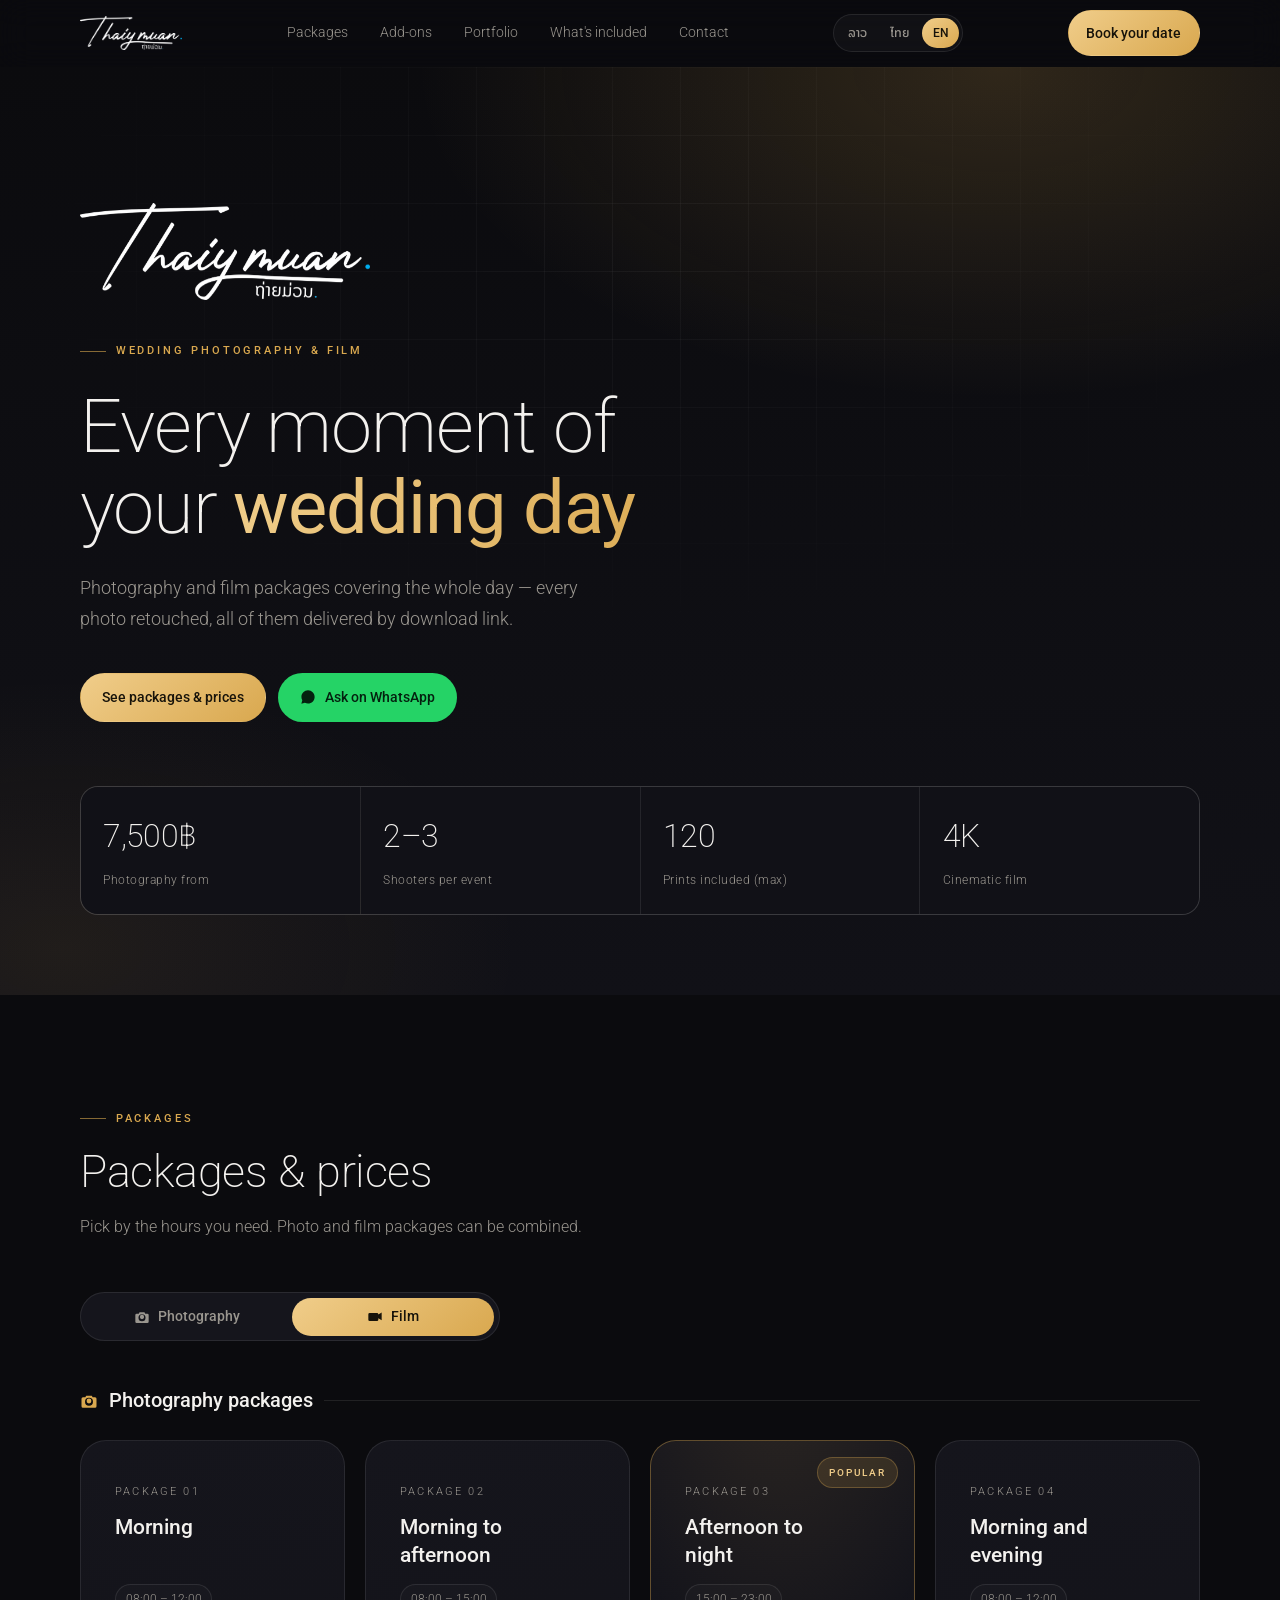
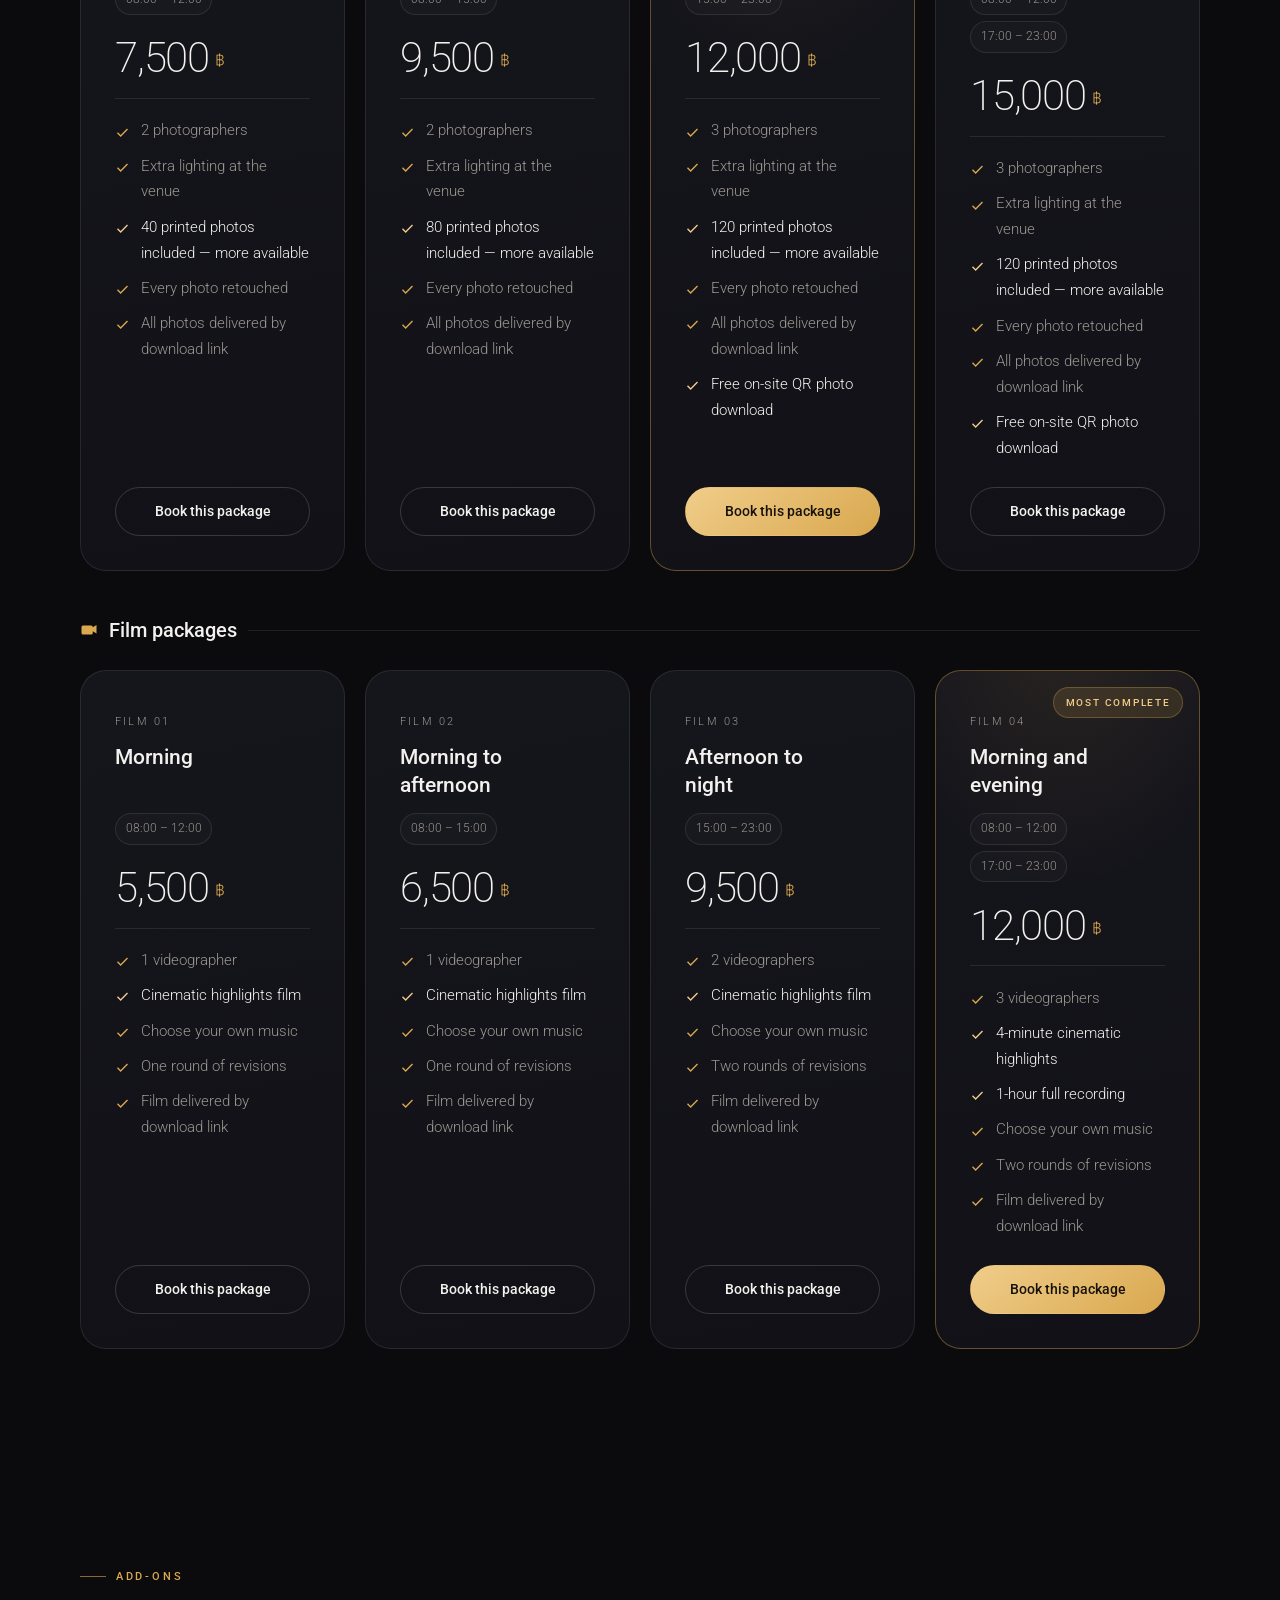
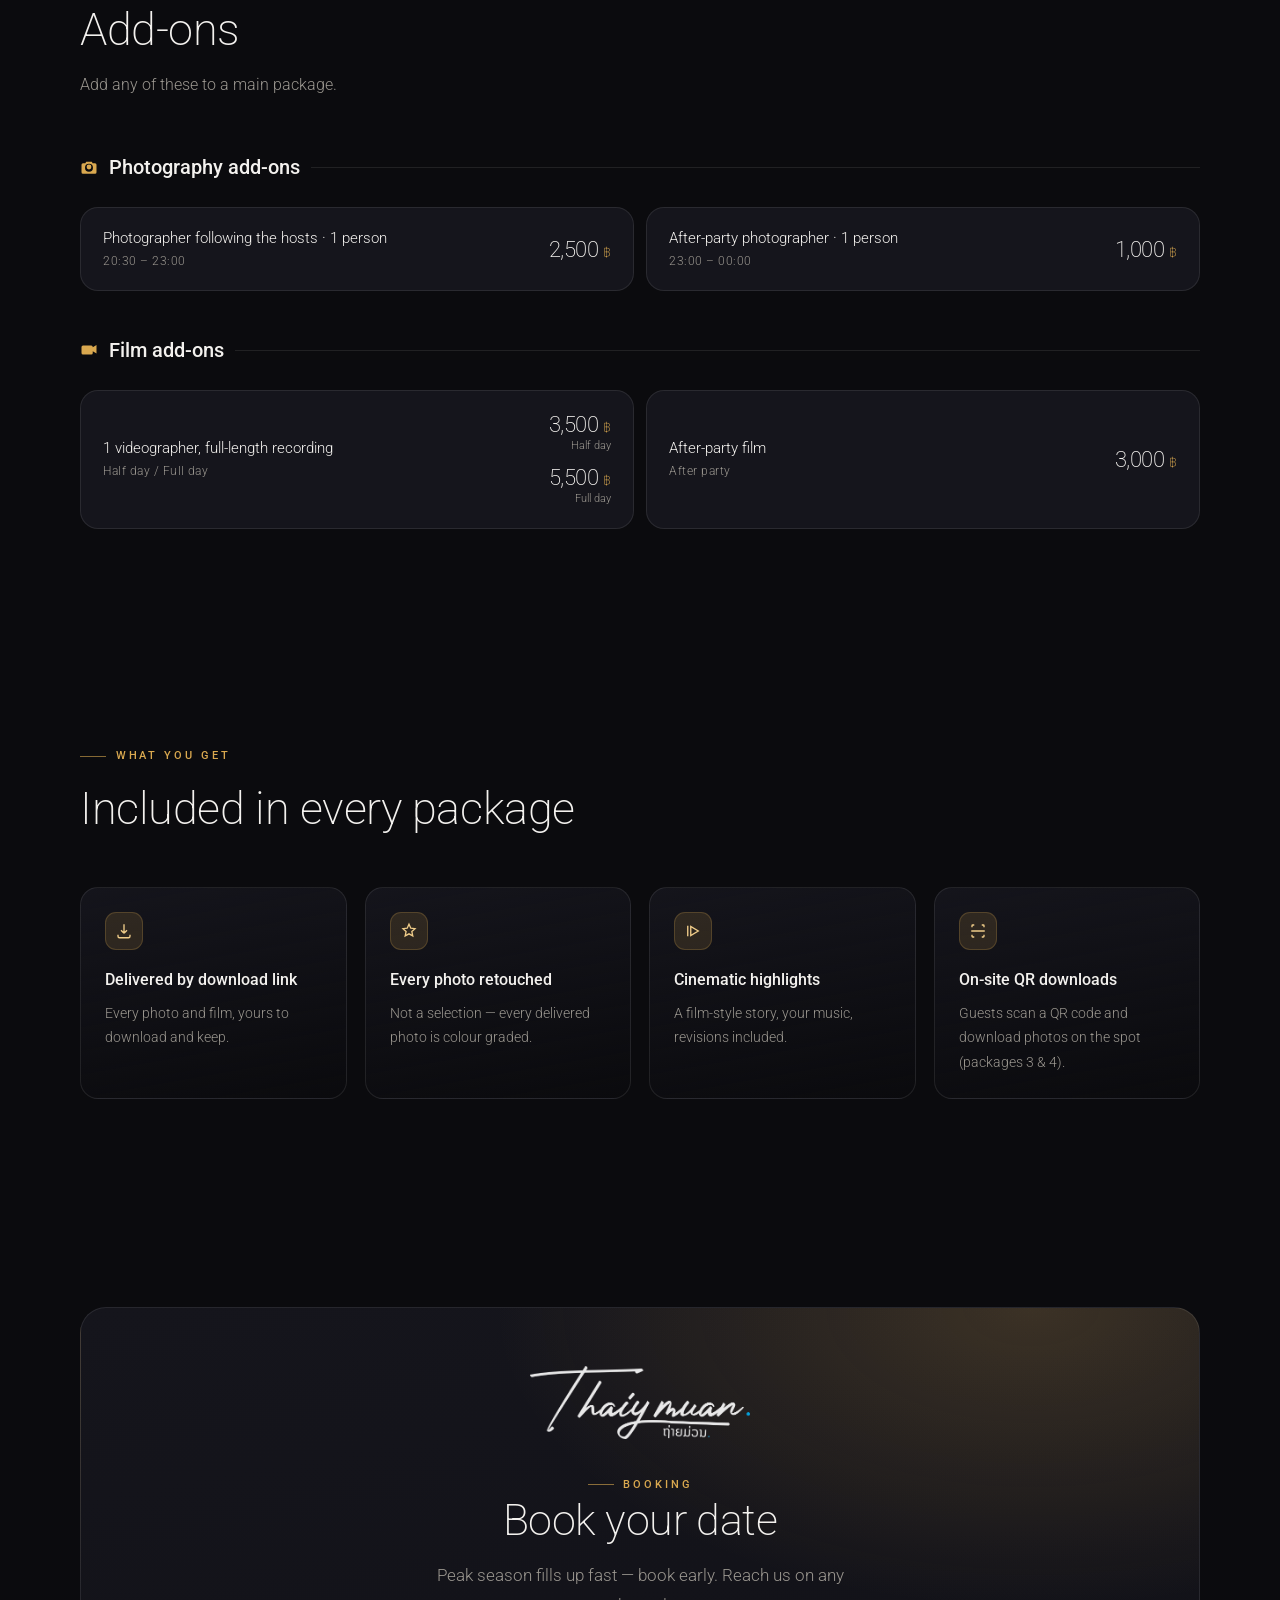
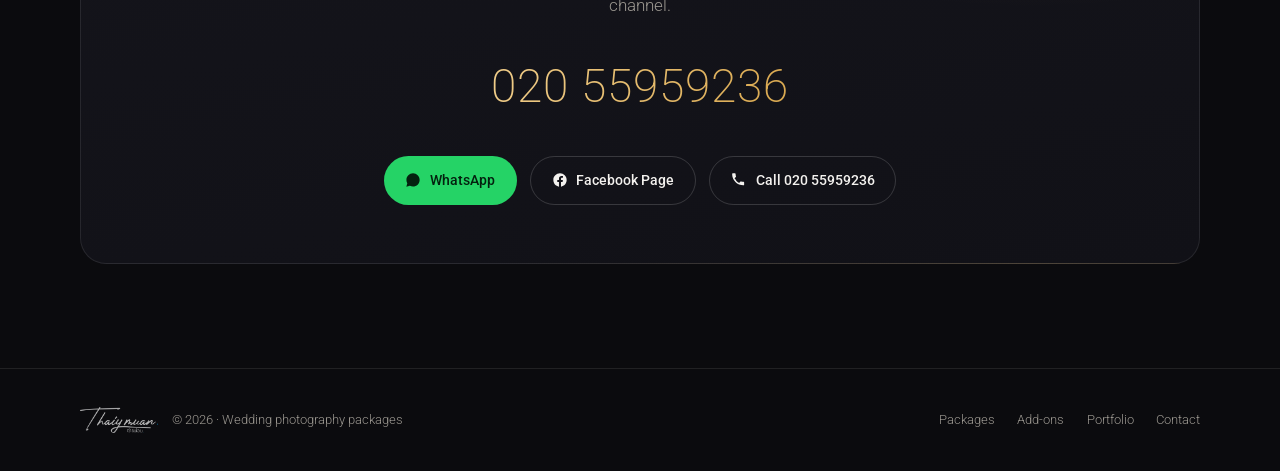
<file: index.html>
<!DOCTYPE html>
<html lang="lo">
<head>
<meta charset="UTF-8">
<meta name="viewport" content="width=device-width, initial-scale=1">
<title>Thaiymuan Production — ແພັກເກັດຖ່າຍຮູບງານດອງ</title>
<meta name="description" content="Thaiymuan Production — ແພັກເກັດຖ່າຍຮູບ ແລະ ຖ່າຍວິດີໂອງານດອງ. ລາຄາຄົບທຸກແພັກເກັດ. ຕິດຕໍ່ 020 55959236">
<meta name="theme-color" content="#0b0b0e">
<meta property="og:title" content="Thaiymuan Production — ແພັກເກັດຖ່າຍຮູບງານດອງ">
<meta property="og:description" content="ແພັກເກັດຖ່າຍຮູບງານດອງ ເລີ່ມຕົ້ນ 7,500฿ · ແພັກເກັດວິດີໂອ ເລີ່ມຕົ້ນ 5,500฿ · ຕິດຕໍ່ 020 55959236">
<meta property="og:type" content="website">
<meta property="og:image" content="logo/og-image.jpg">
<meta name="twitter:card" content="summary_large_image">
<link rel="icon" type="image/png" href="logo/favicon.png">
<link rel="apple-touch-icon" href="logo/apple-touch-icon.png">
<link rel="preconnect" href="https://fonts.googleapis.com">
<link rel="preconnect" href="https://fonts.gstatic.com" crossorigin>
<link href="https://fonts.googleapis.com/css2?family=Noto+Sans+Lao:wght@200;300;400;500;600;700&family=Noto+Sans+Thai:wght@200;300;400;500;600;700&family=Roboto:wght@100;300;400;500;700;900&display=swap" rel="stylesheet">
<link rel="stylesheet" href="assets/style.css">
<noscript><style>
  .rv,.cards .card,.hero-logo,.hero .eyebrow,.hero h1,.hero .lede,.hero-cta,.hero .stats{
    opacity:1!important;transform:none!important;animation:none!important;
  }
  .toggle button[aria-selected="true"]{background:linear-gradient(140deg,var(--gold-2),var(--gold))}
  .progress{display:none}
</style></noscript>
</head>
<body>
<div class="progress" id="progress" aria-hidden="true"></div>

<!-- ============ NAV ============ -->
<header class="nav" id="nav">
  <div class="wrap nav-in">
    <a class="logo" href="#top" aria-label="Thaiymuan Production">
      <img src="logo/wordmark.png" alt="Thaiymuan Production ຖ່າຍມ່ວນ" width="1000" height="333">
    </a>
    <nav class="nav-links">
      <a href="#packages" data-i18n="nav.packages">ແພັກເກັດ</a>
      <a href="#addons" data-i18n="nav.addons">ແພັກເກັດເສີມ</a>
      <a href="portfolio.html" data-i18n="nav.portfolio">ຜົນງານ</a>
      <a href="#included" data-i18n="nav.included">ສິ່ງທີ່ໄດ້ຮັບ</a>
      <a href="#contact" data-i18n="nav.contact">ຕິດຕໍ່</a>
    </nav>
    <div class="lang" role="group" aria-label="Language">
        <button type="button" data-lang="lo">ລາວ</button>
        <button type="button" data-lang="th">ไทย</button>
        <button type="button" data-lang="en">EN</button>
      </div>
      <a class="btn btn-gold" href="#contact" data-i18n="nav.book">ຈອງມື້ງານ</a>
  </div>
</header>

<!-- ============ HERO ============ -->
<main id="top">
<section class="hero">
  <div class="wrap">
    <img class="hero-logo rv" src="logo/wordmark.png" alt="Thaiymuan Production ຖ່າຍມ່ວນ" width="1000" height="333">
    <span class="eyebrow">Wedding Photography &amp; Film</span>
    <h1 data-i18n-html="hero.title">ເກັບທຸກຊ່ວງເວລາ<br>ໃນ<strong>ງານດອງ</strong>ຂອງທ່ານ</h1>
    <p data-i18n="hero.lede" class="lede">ແພັກເກັດຖ່າຍຮູບ ແລະ ຖ່າຍວິດີໂອ ຄົບທຸກຊ່ວງເວລາ — ແຕ່ງໃຫ້ງາມທຸກຮູບ ແລະ ສົ່ງໃຫ້ທັງໝົດຜ່ານ link download.</p>
    <div class="hero-cta">
      <a data-i18n="hero.cta1" class="btn btn-gold" href="#packages">ເບິ່ງແພັກເກັດ ແລະ ລາຄາ</a>
      <a data-i18n="hero.cta2" class="btn btn-wa" href="https://wa.me/8562055959236?text=%E0%BA%AA%E0%BA%B0%E0%BA%9A%E0%BA%B2%E0%BA%8D%E0%BA%94%E0%BA%B5%20%E0%BA%AA%E0%BA%AD%E0%BA%9A%E0%BA%96%E0%BA%B2%E0%BA%A1%E0%BA%82%E0%BB%8D%E0%BB%89%E0%BA%A1%E0%BA%B9%E0%BA%99%E0%BB%81%E0%BA%9E%E0%BA%B1%E0%BA%81%E0%BB%80%E0%BA%81%E0%BA%B1%E0%BA%94" target="_blank" rel="noopener">
        <svg viewBox="0 0 24 24"><path d="M12.04 2C6.58 2 2.13 6.45 2.13 11.91c0 1.75.46 3.46 1.32 4.96L2 22l5.25-1.38a9.9 9.9 0 0 0 4.79 1.22c5.46 0 9.92-4.45 9.92-9.91C21.96 6.45 17.5 2 12.04 2Zm4.52 11.86c-.25-.12-1.47-.72-1.69-.81-.23-.08-.39-.12-.56.13-.17.25-.66.81-.81.97-.15.17-.3.19-.54.06-.25-.12-1.06-.39-2.02-1.25-.75-.66-1.25-1.48-1.4-1.73-.15-.25-.02-.38.11-.5.11-.11.25-.3.37-.44.12-.15.17-.25.25-.42.08-.17.04-.31-.02-.44-.06-.12-.56-1.35-.77-1.85-.2-.48-.41-.42-.56-.43h-.48c-.17 0-.44.06-.67.31-.23.25-.88.86-.88 2.1s.9 2.43 1.03 2.6c.12.17 1.76 2.81 4.3 3.84.6.26 1.07.41 1.44.53.6.19 1.15.16 1.58.1.48-.07 1.47-.6 1.68-1.19.21-.58.21-1.08.15-1.19-.06-.1-.23-.17-.48-.29Z"/></svg>
        ສອບຖາມທາງ WhatsApp
      </a>
    </div>
    <div class="stats rv">
      <div class="stat"><b data-count="7500" data-suffix="฿">7,500฿</b><span data-i18n="stat.from">ຖ່າຍຮູບ ເລີ່ມຕົ້ນ</span></div>
      <div class="stat"><b>2–3</b><span data-i18n="stat.crew">ຊ່າງຕໍ່ງານ</span></div>
      <div class="stat"><b data-count="120">120</b><span data-i18n="stat.prints">ຮູບປຣິ້ນສູງສຸດ</span></div>
      <div class="stat"><b>4K</b><span>Cinematic film</span></div>
    </div>
  </div>
</section>

<!-- ============ PACKAGES ============ -->
<section id="packages">
  <div class="wrap">
    <div class="sec-head rv">
      <span class="eyebrow">Packages</span>
      <h2 data-i18n="sec.pkg.title">ແພັກເກັດ ແລະ ລາຄາ</h2>
      <p data-i18n="sec.pkg.desc">ເລືອກຕາມຊ່ວງເວລາຂອງງານ. ສາມາດປະສົມແພັກເກັດຮູບ ແລະ ວິດີໂອ ເຂົ້າກັນໄດ້.</p>
    </div>

    <div class="toggle rv" role="tablist" aria-label="ປະເພດແພັກເກັດ">
      <span class="ind" aria-hidden="true"></span>
      <button role="tab" id="tab-photo" aria-controls="pane-photo" aria-selected="true" data-i18n="tab.photo">
        <svg viewBox="0 0 24 24"><path d="M12 15.2a3.2 3.2 0 1 0 0-6.4 3.2 3.2 0 0 0 0 6.4Zm8-8.2h-3.1l-1.2-2H8.3l-1.2 2H4a2 2 0 0 0-2 2v10a2 2 0 0 0 2 2h16a2 2 0 0 0 2-2V9a2 2 0 0 0-2-2Zm-8 11.3A5.3 5.3 0 1 1 12 7.7a5.3 5.3 0 0 1 0 10.6Z"/></svg>
        ຖ່າຍຮູບ
      </button>
      <button role="tab" id="tab-video" aria-controls="pane-video" aria-selected="false" data-i18n="tab.video">
        <svg viewBox="0 0 24 24"><path d="M15 6H4a2 2 0 0 0-2 2v8a2 2 0 0 0 2 2h11a2 2 0 0 0 2-2v-2.3l5 3V5.3l-5 3V8a2 2 0 0 0-2-2Z"/></svg>
        ຖ່າຍວິດີໂອ
      </button>
    </div>

    <!-- ---------- PHOTO ---------- -->
    <h3 class="pane-title" id="head-photo" data-i18n="head.photo"><svg viewBox="0 0 24 24"><path d="M12 15.2a3.2 3.2 0 1 0 0-6.4 3.2 3.2 0 0 0 0 6.4Zm8-8.2h-3.1l-1.2-2H8.3l-1.2 2H4a2 2 0 0 0-2 2v10a2 2 0 0 0 2 2h16a2 2 0 0 0 2-2V9a2 2 0 0 0-2-2Zm-8 11.3A5.3 5.3 0 1 1 12 7.7a5.3 5.3 0 0 1 0 10.6Z"/></svg>ແພັກເກັດຖ່າຍຮູບ</h3>
    <div class="cards pane" id="pane-photo" role="tabpanel" aria-labelledby="tab-photo">
      <article class="card">
        <div class="card-top">
          <span class="kicker">Package 01</span>
          <h3 data-i18n="pkg.morning">ງານເຊົ້າ</h3>
          <div class="hours"><span>08:00 – 12:00</span></div>
        </div>
        <div class="price"><b>7,500</b><i>฿</i></div>
        <ul class="feats">
          <li data-i18n="f.ph2"><svg viewBox="0 0 24 24"><path d="M4 12.5 9 17.5 20 6.5"/></svg>ຊ່າງພາບ 2 ຄົນ</li>
          <li data-i18n="f.lights"><svg viewBox="0 0 24 24"><path d="M4 12.5 9 17.5 20 6.5"/></svg>ເພີ່ມດອກໄຟພາຍໃນງານ</li>
          <li data-i18n="f.print40" class="hl"><svg viewBox="0 0 24 24"><path d="M4 12.5 9 17.5 20 6.5"/></svg>ແຖມຮູບປຣິ້ນ 40 ໃບ — ສາມາດເພີ່ມໄດ້</li>
          <li data-i18n="f.retouch"><svg viewBox="0 0 24 24"><path d="M4 12.5 9 17.5 20 6.5"/></svg>ແຕ່ງໃຫ້ງາມທຸກຮູບ</li>
          <li data-i18n="f.deliver.photo"><svg viewBox="0 0 24 24"><path d="M4 12.5 9 17.5 20 6.5"/></svg>ສົ່ງຮູບໃຫ້ທັງໝົດ ຜ່ານ link download</li>
        </ul>
        <a data-i18n="btn.book" class="btn" href="#contact">ຈອງແພັກເກັດນີ້</a>
      </article>

      <article class="card">
        <div class="card-top">
          <span class="kicker">Package 02</span>
          <h3 data-i18n="pkg.morning2">ງານເຊົ້າສວຍ</h3>
          <div class="hours"><span>08:00 – 15:00</span></div>
        </div>
        <div class="price"><b>9,500</b><i>฿</i></div>
        <ul class="feats">
          <li data-i18n="f.ph2"><svg viewBox="0 0 24 24"><path d="M4 12.5 9 17.5 20 6.5"/></svg>ຊ່າງພາບ 2 ຄົນ</li>
          <li data-i18n="f.lights"><svg viewBox="0 0 24 24"><path d="M4 12.5 9 17.5 20 6.5"/></svg>ເພີ່ມດອກໄຟພາຍໃນງານ</li>
          <li data-i18n="f.print80" class="hl"><svg viewBox="0 0 24 24"><path d="M4 12.5 9 17.5 20 6.5"/></svg>ແຖມຮູບປຣິ້ນ 80 ໃບ — ສາມາດເພີ່ມໄດ້</li>
          <li data-i18n="f.retouch"><svg viewBox="0 0 24 24"><path d="M4 12.5 9 17.5 20 6.5"/></svg>ແຕ່ງໃຫ້ງາມທຸກຮູບ</li>
          <li data-i18n="f.deliver.photo"><svg viewBox="0 0 24 24"><path d="M4 12.5 9 17.5 20 6.5"/></svg>ສົ່ງຮູບໃຫ້ທັງໝົດ ຜ່ານ link download</li>
        </ul>
        <a data-i18n="btn.book" class="btn" href="#contact">ຈອງແພັກເກັດນີ້</a>
      </article>

      <article class="card featured">
        <span data-i18n="badge.popular" class="badge">ນິຍົມ</span>
        <div class="card-top">
          <span class="kicker">Package 03</span>
          <h3 data-i18n="pkg.aft">ງານສວຍຫາແລງ</h3>
          <div class="hours"><span>15:00 – 23:00</span></div>
        </div>
        <div class="price"><b>12,000</b><i>฿</i></div>
        <ul class="feats">
          <li data-i18n="f.ph3"><svg viewBox="0 0 24 24"><path d="M4 12.5 9 17.5 20 6.5"/></svg>ຊ່າງພາບ 3 ຄົນ</li>
          <li data-i18n="f.lights"><svg viewBox="0 0 24 24"><path d="M4 12.5 9 17.5 20 6.5"/></svg>ເພີ່ມດອກໄຟພາຍໃນງານ</li>
          <li data-i18n="f.print120" class="hl"><svg viewBox="0 0 24 24"><path d="M4 12.5 9 17.5 20 6.5"/></svg>ແຖມຮູບປຣິ້ນ 120 ໃບ — ສາມາດເພີ່ມໄດ້</li>
          <li data-i18n="f.retouch"><svg viewBox="0 0 24 24"><path d="M4 12.5 9 17.5 20 6.5"/></svg>ແຕ່ງໃຫ້ງາມທຸກຮູບ</li>
          <li data-i18n="f.deliver.photo"><svg viewBox="0 0 24 24"><path d="M4 12.5 9 17.5 20 6.5"/></svg>ສົ່ງຮູບໃຫ້ທັງໝົດ ຜ່ານ link download</li>
          <li data-i18n="f.qr" class="hl"><svg viewBox="0 0 24 24"><path d="M4 12.5 9 17.5 20 6.5"/></svg>ແຖມຟຣີລະບົບສະແກນໂຫຼດຮູບໜ້າງານ</li>
        </ul>
        <a data-i18n="btn.book" class="btn btn-gold" href="#contact">ຈອງແພັກເກັດນີ້</a>
      </article>

      <article class="card">
        <div class="card-top">
          <span class="kicker">Package 04</span>
          <h3 data-i18n="pkg.both">ງານເຊົ້າ ແລະ ຕອນແລງ</h3>
          <div class="hours"><span>08:00 – 12:00</span><span>17:00 – 23:00</span></div>
        </div>
        <div class="price"><b>15,000</b><i>฿</i></div>
        <ul class="feats">
          <li data-i18n="f.ph3"><svg viewBox="0 0 24 24"><path d="M4 12.5 9 17.5 20 6.5"/></svg>ຊ່າງພາບ 3 ຄົນ</li>
          <li data-i18n="f.lights"><svg viewBox="0 0 24 24"><path d="M4 12.5 9 17.5 20 6.5"/></svg>ເພີ່ມດອກໄຟພາຍໃນງານ</li>
          <li data-i18n="f.print120" class="hl"><svg viewBox="0 0 24 24"><path d="M4 12.5 9 17.5 20 6.5"/></svg>ແຖມຮູບປຣິ້ນ 120 ໃບ — ສາມາດເພີ່ມໄດ້</li>
          <li data-i18n="f.retouch"><svg viewBox="0 0 24 24"><path d="M4 12.5 9 17.5 20 6.5"/></svg>ແຕ່ງໃຫ້ງາມທຸກຮູບ</li>
          <li data-i18n="f.deliver.photo"><svg viewBox="0 0 24 24"><path d="M4 12.5 9 17.5 20 6.5"/></svg>ສົ່ງຮູບໃຫ້ທັງໝົດ ຜ່ານ link download</li>
          <li data-i18n="f.qr" class="hl"><svg viewBox="0 0 24 24"><path d="M4 12.5 9 17.5 20 6.5"/></svg>ແຖມຟຣີລະບົບສະແກນໂຫຼດຮູບໜ້າງານ</li>
        </ul>
        <a data-i18n="btn.book" class="btn" href="#contact">ຈອງແພັກເກັດນີ້</a>
      </article>
    </div>

    <!-- ---------- VIDEO ---------- -->
    <h3 class="pane-title" id="head-video" data-i18n="head.video"><svg viewBox="0 0 24 24"><path d="M15 6H4a2 2 0 0 0-2 2v8a2 2 0 0 0 2 2h11a2 2 0 0 0 2-2v-2.3l5 3V5.3l-5 3V8a2 2 0 0 0-2-2Z"/></svg>ແພັກເກັດຖ່າຍວິດີໂອ</h3>
    <div class="cards pane" id="pane-video" role="tabpanel" aria-labelledby="tab-video">
      <article class="card">
        <div class="card-top">
          <span class="kicker">Film 01</span>
          <h3 data-i18n="pkg.morning">ງານເຊົ້າ</h3>
          <div class="hours"><span>08:00 – 12:00</span></div>
        </div>
        <div class="price"><b>5,500</b><i>฿</i></div>
        <ul class="feats">
          <li data-i18n="f.vid1"><svg viewBox="0 0 24 24"><path d="M4 12.5 9 17.5 20 6.5"/></svg>ຊ່າງວິດີໂອ 1 ຄົນ</li>
          <li data-i18n="f.highlights" class="hl"><svg viewBox="0 0 24 24"><path d="M4 12.5 9 17.5 20 6.5"/></svg>ວິດີໂອ highlights cinematic</li>
          <li data-i18n="f.song"><svg viewBox="0 0 24 24"><path d="M4 12.5 9 17.5 20 6.5"/></svg>ສາມາດເລືອກເພງໄດ້ຕາມໃຈ</li>
          <li data-i18n="f.edit1"><svg viewBox="0 0 24 24"><path d="M4 12.5 9 17.5 20 6.5"/></svg>ແກ້ໃຫ້ໄດ້ 1 ຄັ້ງ</li>
          <li data-i18n="f.deliver.video"><svg viewBox="0 0 24 24"><path d="M4 12.5 9 17.5 20 6.5"/></svg>ສົ່ງວິດີໂອຜ່ານ link download</li>
        </ul>
        <a data-i18n="btn.book" class="btn" href="#contact">ຈອງແພັກເກັດນີ້</a>
      </article>

      <article class="card">
        <div class="card-top">
          <span class="kicker">Film 02</span>
          <h3 data-i18n="pkg.morning2">ງານເຊົ້າສວຍ</h3>
          <div class="hours"><span>08:00 – 15:00</span></div>
        </div>
        <div class="price"><b>6,500</b><i>฿</i></div>
        <ul class="feats">
          <li data-i18n="f.vid1"><svg viewBox="0 0 24 24"><path d="M4 12.5 9 17.5 20 6.5"/></svg>ຊ່າງວິດີໂອ 1 ຄົນ</li>
          <li data-i18n="f.highlights" class="hl"><svg viewBox="0 0 24 24"><path d="M4 12.5 9 17.5 20 6.5"/></svg>ວິດີໂອ highlights cinematic</li>
          <li data-i18n="f.song"><svg viewBox="0 0 24 24"><path d="M4 12.5 9 17.5 20 6.5"/></svg>ສາມາດເລືອກເພງໄດ້ຕາມໃຈ</li>
          <li data-i18n="f.edit1"><svg viewBox="0 0 24 24"><path d="M4 12.5 9 17.5 20 6.5"/></svg>ແກ້ໃຫ້ໄດ້ 1 ຄັ້ງ</li>
          <li data-i18n="f.deliver.video"><svg viewBox="0 0 24 24"><path d="M4 12.5 9 17.5 20 6.5"/></svg>ສົ່ງວິດີໂອຜ່ານ link download</li>
        </ul>
        <a data-i18n="btn.book" class="btn" href="#contact">ຈອງແພັກເກັດນີ້</a>
      </article>

      <article class="card">
        <div class="card-top">
          <span class="kicker">Film 03</span>
          <h3 data-i18n="pkg.aft2">ງານສວຍແລງ</h3>
          <div class="hours"><span>15:00 – 23:00</span></div>
        </div>
        <div class="price"><b>9,500</b><i>฿</i></div>
        <ul class="feats">
          <li data-i18n="f.vid2"><svg viewBox="0 0 24 24"><path d="M4 12.5 9 17.5 20 6.5"/></svg>ຊ່າງວິດີໂອ 2 ຄົນ</li>
          <li data-i18n="f.highlights" class="hl"><svg viewBox="0 0 24 24"><path d="M4 12.5 9 17.5 20 6.5"/></svg>ວິດີໂອ highlights cinematic</li>
          <li data-i18n="f.song"><svg viewBox="0 0 24 24"><path d="M4 12.5 9 17.5 20 6.5"/></svg>ສາມາດເລືອກເພງໄດ້ຕາມໃຈ</li>
          <li data-i18n="f.edit2"><svg viewBox="0 0 24 24"><path d="M4 12.5 9 17.5 20 6.5"/></svg>ແກ້ໃຫ້ໄດ້ 2 ຄັ້ງ</li>
          <li data-i18n="f.deliver.video"><svg viewBox="0 0 24 24"><path d="M4 12.5 9 17.5 20 6.5"/></svg>ສົ່ງວິດີໂອຜ່ານ link download</li>
        </ul>
        <a data-i18n="btn.book" class="btn" href="#contact">ຈອງແພັກເກັດນີ້</a>
      </article>

      <article class="card featured">
        <span data-i18n="badge.complete" class="badge">ຄົບທີ່ສຸດ</span>
        <div class="card-top">
          <span class="kicker">Film 04</span>
          <h3 data-i18n="pkg.both">ງານເຊົ້າ ແລະ ຕອນແລງ</h3>
          <div class="hours"><span>08:00 – 12:00</span><span>17:00 – 23:00</span></div>
        </div>
        <div class="price"><b>12,000</b><i>฿</i></div>
        <ul class="feats">
          <li data-i18n="f.vid3"><svg viewBox="0 0 24 24"><path d="M4 12.5 9 17.5 20 6.5"/></svg>ຊ່າງວິດີໂອ 3 ຄົນ</li>
          <li data-i18n="f.highlights4" class="hl"><svg viewBox="0 0 24 24"><path d="M4 12.5 9 17.5 20 6.5"/></svg>ວິດີໂອ highlights cinematic 4 ນາທີ</li>
          <li data-i18n="f.record1h" class="hl"><svg viewBox="0 0 24 24"><path d="M4 12.5 9 17.5 20 6.5"/></svg>ວິດີໂອ record ຍາວ 1 ຊົ່ວໂມງ</li>
          <li data-i18n="f.song"><svg viewBox="0 0 24 24"><path d="M4 12.5 9 17.5 20 6.5"/></svg>ສາມາດເລືອກເພງໄດ້ຕາມໃຈ</li>
          <li data-i18n="f.edit2"><svg viewBox="0 0 24 24"><path d="M4 12.5 9 17.5 20 6.5"/></svg>ແກ້ໃຫ້ໄດ້ 2 ຄັ້ງ</li>
          <li data-i18n="f.deliver.video"><svg viewBox="0 0 24 24"><path d="M4 12.5 9 17.5 20 6.5"/></svg>ສົ່ງວິດີໂອຜ່ານ link download</li>
        </ul>
        <a data-i18n="btn.book" class="btn btn-gold" href="#contact">ຈອງແພັກເກັດນີ້</a>
      </article>
    </div>
  </div>
</section>

<!-- ============ ADD-ONS ============ -->
<section id="addons">
  <div class="wrap">
    <div class="sec-head rv">
      <span class="eyebrow">Add-ons</span>
      <h2 data-i18n="sec.addon.title">ແພັກເກັດເສີມ</h2>
      <p data-i18n="sec.addon.desc">ເພີ່ມເຂົ້າກັບແພັກເກັດຫຼັກໄດ້ຕາມຕ້ອງການ.</p>
    </div>

    <h3 class="pane-title" id="head-addon-photo" data-i18n="head.addon.photo"><svg viewBox="0 0 24 24"><path d="M12 15.2a3.2 3.2 0 1 0 0-6.4 3.2 3.2 0 0 0 0 6.4Zm8-8.2h-3.1l-1.2-2H8.3l-1.2 2H4a2 2 0 0 0-2 2v10a2 2 0 0 0 2 2h16a2 2 0 0 0 2-2V9a2 2 0 0 0-2-2Zm-8 11.3A5.3 5.3 0 1 1 12 7.7a5.3 5.3 0 0 1 0 10.6Z"/></svg>ເສີມຖ່າຍຮູບ</h3>
    <div class="addons rv">
      <div class="addon">
        <div data-i18n="a.follow" class="t">ຊ່າງພາບຕິດຕາມເຈົ້າພາບ ພາຍໃນງານ · 1 ຄົນ<span>20:30 – 23:00</span></div>
        <div class="p"><em>2,500 <i>฿</i></em></div>
      </div>
      <div class="addon">
        <div data-i18n="a.afterphoto" class="t">ຊ່າງພາບອາຟເຕີປາຕີ້ · 1 ຄົນ<span>23:00 – 00:00</span></div>
        <div class="p"><em>1,000 <i>฿</i></em></div>
      </div>
    </div>

    <h3 class="pane-title" id="head-addon-video" data-i18n="head.addon.video"><svg viewBox="0 0 24 24"><path d="M15 6H4a2 2 0 0 0-2 2v8a2 2 0 0 0 2 2h11a2 2 0 0 0 2-2v-2.3l5 3V5.3l-5 3V8a2 2 0 0 0-2-2Z"/></svg>ເສີມວິດີໂອ</h3>
    <div class="addons rv">
      <div class="addon">
        <div data-i18n="a.longvideo" class="t">ຊ່າງວິດີໂອ 1 ຄົນ ບັນທຶກວິດີໂອຍາວ<span data-i18n="a.halffull">ເຄິ່ງມື້ / ເຕັມມື້</span></div>
        <div class="p">
          <em>3,500 <i>฿</i></em><small data-i18n="a.half">ເຄິ່ງມື້</small>
          <em style="margin-top:.5rem">5,500 <i>฿</i></em><small data-i18n="a.full">ເຕັມມື້</small>
        </div>
      </div>
      <div class="addon">
        <div data-i18n="a.aftervideo" class="t">ເພີ່ມວິດີໂອ ອາຟເຕີປາຕີ້<span>After party</span></div>
        <div class="p"><em>3,000 <i>฿</i></em></div>
      </div>
    </div>
  </div>
</section>

<!-- ============ INCLUDED ============ -->
<section id="included">
  <div class="wrap">
    <div class="sec-head rv">
      <span class="eyebrow">What you get</span>
      <h2 data-i18n="sec.incl.title">ສິ່ງທີ່ໄດ້ຮັບໃນທຸກແພັກເກັດ</h2>
    </div>
    <div class="incl rv">
      <div class="i">
        <div class="ic"><svg viewBox="0 0 24 24"><path d="M12 3v12m0 0-4-4m4 4 4-4M4 17v2a2 2 0 0 0 2 2h12a2 2 0 0 0 2-2v-2"/></svg></div>
        <h4 data-i18n="i1.t">ສົ່ງຜ່ານ link download</h4>
        <p data-i18n="i1.d">ໄດ້ຮູບ ແລະ ວິດີໂອທັງໝົດ ບັນທຶກເກັບໄວ້ເອງໄດ້ທັນທີ.</p>
      </div>
      <div class="i">
        <div class="ic"><svg viewBox="0 0 24 24"><path d="m12 3 2.4 5.3 5.6.6-4.2 3.9 1.2 5.7L12 15.8 6.9 18.5l1.2-5.7L4 8.9l5.6-.6L12 3Z"/></svg></div>
        <h4 data-i18n="i2.t">ແຕ່ງໃຫ້ງາມທຸກຮູບ</h4>
        <p data-i18n="i2.d">ບໍ່ແມ່ນພຽງບາງຮູບ — ທຸກຮູບທີ່ສົ່ງໃຫ້ຜ່ານການແຕ່ງສີແລ້ວ.</p>
      </div>
      <div class="i">
        <div class="ic"><svg viewBox="0 0 24 24"><path d="M9 18V6l10 6-10 6ZM5 5v14"/></svg></div>
        <h4>Cinematic highlights</h4>
        <p data-i18n="i3.d">ວິດີໂອເລົ່າເລື່ອງແບບໜັງ ເລືອກເພງ ແລະ ແກ້ໄຂໄດ້.</p>
      </div>
      <div class="i">
        <div class="ic"><svg viewBox="0 0 24 24"><path d="M4 7V5a1 1 0 0 1 1-1h2M4 17v2a1 1 0 0 0 1 1h2m13-13V5a1 1 0 0 0-1-1h-2m3 13v2a1 1 0 0 1-1 1h-2M3 12h18"/></svg></div>
        <h4 data-i18n="i4.t">ສະແກນໂຫຼດຮູບໜ້າງານ</h4>
        <p data-i18n="i4.d">ແຂກສະແກນ QR ແລ້ວໂຫຼດຮູບໄດ້ເລີຍ (ແພັກເກັດ 3 ແລະ 4).</p>
      </div>
    </div>
  </div>
</section>

<!-- ============ CONTACT ============ -->
<section id="contact">
  <div class="wrap">
    <div class="contact rv">
      <img class="contact-logo" src="logo/wordmark.png" alt="Thaiymuan Production" width="1000" height="333">
      <span class="eyebrow" style="justify-content:center">Booking</span>
      <h2 data-i18n="c.title">ຈອງມື້ງານຂອງທ່ານ</h2>
      <p data-i18n="c.desc">ມື້ງານໃນລະດູດອງເຕັມໄວ — ແນະນຳໃຫ້ຈອງລ່ວງໜ້າ. ສອບຖາມລາຍລະອຽດໄດ້ທຸກຊ່ອງທາງ.</p>
      <a class="tel" href="tel:+8562055959236">020 55959236</a>
      <div class="row">
        <a class="btn btn-wa" href="https://wa.me/8562055959236?text=%E0%BA%AA%E0%BA%B0%E0%BA%9A%E0%BA%B2%E0%BA%8D%E0%BA%94%E0%BA%B5%20%E0%BA%AA%E0%BA%AD%E0%BA%9A%E0%BA%96%E0%BA%B2%E0%BA%A1%E0%BA%82%E0%BB%8D%E0%BB%89%E0%BA%A1%E0%BA%B9%E0%BA%99%E0%BB%81%E0%BA%9E%E0%BA%B1%E0%BA%81%E0%BB%80%E0%BA%81%E0%BA%B1%E0%BA%94" target="_blank" rel="noopener">
          <svg viewBox="0 0 24 24"><path d="M12.04 2C6.58 2 2.13 6.45 2.13 11.91c0 1.75.46 3.46 1.32 4.96L2 22l5.25-1.38a9.9 9.9 0 0 0 4.79 1.22c5.46 0 9.92-4.45 9.92-9.91C21.96 6.45 17.5 2 12.04 2Zm4.52 11.86c-.25-.12-1.47-.72-1.69-.81-.23-.08-.39-.12-.56.13-.17.25-.66.81-.81.97-.15.17-.3.19-.54.06-.25-.12-1.06-.39-2.02-1.25-.75-.66-1.25-1.48-1.4-1.73-.15-.25-.02-.38.11-.5.11-.11.25-.3.37-.44.12-.15.17-.25.25-.42.08-.17.04-.31-.02-.44-.06-.12-.56-1.35-.77-1.85-.2-.48-.41-.42-.56-.43h-.48c-.17 0-.44.06-.67.31-.23.25-.88.86-.88 2.1s.9 2.43 1.03 2.6c.12.17 1.76 2.81 4.3 3.84.6.26 1.07.41 1.44.53.6.19 1.15.16 1.58.1.48-.07 1.47-.6 1.68-1.19.21-.58.21-1.08.15-1.19-.06-.1-.23-.17-.48-.29Z"/></svg>
          WhatsApp
        </a>
        <a class="btn" href="https://www.facebook.com/thaiymuan" target="_blank" rel="noopener">
          <svg viewBox="0 0 24 24"><path d="M22 12.06C22 6.5 17.52 2 12 2S2 6.5 2 12.06c0 5.02 3.66 9.18 8.44 9.94v-7.03H7.9v-2.91h2.54V9.85c0-2.51 1.49-3.9 3.77-3.9 1.09 0 2.23.2 2.23.2v2.46h-1.26c-1.24 0-1.63.78-1.63 1.57v1.88h2.77l-.44 2.91h-2.33V22c4.78-.76 8.45-4.92 8.45-9.94Z"/></svg>
          Facebook Page
        </a>
        <a data-i18n="mbar.call" class="btn" href="tel:+8562055959236">
          <svg viewBox="0 0 24 24"><path d="M6.6 10.8c1.2 2.4 3.2 4.4 5.6 5.6l2-2c.3-.3.7-.4 1-.2 1.1.4 2.3.6 3.5.6.6 0 1 .4 1 1V19c0 .6-.4 1-1 1-9.4 0-17-7.6-17-17 0-.6.4-1 1-1h3.2c.6 0 1 .4 1 1 0 1.2.2 2.4.6 3.5.1.3 0 .7-.2 1l-2 2Z"/></svg>
          ໂທ 020 55959236
        </a>
      </div>
    </div>
  </div>
</section>
</main>

<footer>
  <div class="wrap foot">
    <div class="foot-brand">
      <img src="logo/wordmark.png" alt="Thaiymuan Production" width="1000" height="333">
      <span>© <span id="yr">2026</span> <span data-i18n="foot.tag">· ແພັກເກັດຖ່າຍຮູບງານດອງ</span></span>
    </div>
    <nav>
      <a href="#packages" data-i18n="nav.packages">ແພັກເກັດ</a>
      <a href="#addons" data-i18n="foot.addons">ເສີມ</a>
      <a href="portfolio.html" data-i18n="nav.portfolio">ຜົນງານ</a>
      <a href="#contact" data-i18n="nav.contact">ຕິດຕໍ່</a>
    </nav>
  </div>
</footer>

<!-- ============ MOBILE BAR ============ -->
<div class="mbar">
  <a class="btn" href="portfolio.html" data-i18n="nav.portfolio">
    <svg viewBox="0 0 24 24"><path d="M12 15.2a3.2 3.2 0 1 0 0-6.4 3.2 3.2 0 0 0 0 6.4Zm8-8.2h-3.1l-1.2-2H8.3l-1.2 2H4a2 2 0 0 0-2 2v10a2 2 0 0 0 2 2h16a2 2 0 0 0 2-2V9a2 2 0 0 0-2-2Zm-8 11.3A5.3 5.3 0 1 1 12 7.7a5.3 5.3 0 0 1 0 10.6Z"/></svg>
    ຜົນງານ
  </a>
  <a class="btn btn-wa" href="https://wa.me/8562055959236?text=%E0%BA%AA%E0%BA%B0%E0%BA%9A%E0%BA%B2%E0%BA%8D%E0%BA%94%E0%BA%B5%20%E0%BA%AA%E0%BA%AD%E0%BA%9A%E0%BA%96%E0%BA%B2%E0%BA%A1%E0%BA%82%E0%BB%8D%E0%BB%89%E0%BA%A1%E0%BA%B9%E0%BA%99%E0%BB%81%E0%BA%9E%E0%BA%B1%E0%BA%81%E0%BB%80%E0%BA%81%E0%BA%B1%E0%BA%94" target="_blank" rel="noopener">
    <svg viewBox="0 0 24 24"><path d="M12.04 2C6.58 2 2.13 6.45 2.13 11.91c0 1.75.46 3.46 1.32 4.96L2 22l5.25-1.38a9.9 9.9 0 0 0 4.79 1.22c5.46 0 9.92-4.45 9.92-9.91C21.96 6.45 17.5 2 12.04 2Zm4.52 11.86c-.25-.12-1.47-.72-1.69-.81-.23-.08-.39-.12-.56.13-.17.25-.66.81-.81.97-.15.17-.3.19-.54.06-.25-.12-1.06-.39-2.02-1.25-.75-.66-1.25-1.48-1.4-1.73-.15-.25-.02-.38.11-.5.11-.11.25-.3.37-.44.12-.15.17-.25.25-.42.08-.17.04-.31-.02-.44-.06-.12-.56-1.35-.77-1.85-.2-.48-.41-.42-.56-.43h-.48c-.17 0-.44.06-.67.31-.23.25-.88.86-.88 2.1s.9 2.43 1.03 2.6c.12.17 1.76 2.81 4.3 3.84.6.26 1.07.41 1.44.53.6.19 1.15.16 1.58.1.48-.07 1.47-.6 1.68-1.19.21-.58.21-1.08.15-1.19-.06-.1-.23-.17-.48-.29Z"/></svg>
    WhatsApp
  </a>
  <a class="btn btn-gold btn-call" href="tel:+8562055959236" data-i18n="mbar.call">
    <svg viewBox="0 0 24 24"><path d="M6.6 10.8c1.2 2.4 3.2 4.4 5.6 5.6l2-2c.3-.3.7-.4 1-.2 1.1.4 2.3.6 3.5.6.6 0 1 .4 1 1V19c0 .6-.4 1-1 1-9.4 0-17-7.6-17-17 0-.6.4-1 1-1h3.2c.6 0 1 .4 1 1 0 1.2.2 2.4.6 3.5.1.3 0 .7-.2 1l-2 2Z"/></svg>
    ໂທ 020 55959236
  </a>
</div>

<div class="toast" id="toast" role="status" aria-live="polite">
  <svg viewBox="0 0 24 24"><path d="M4 12.5 9 17.5 20 6.5"/></svg>
  <span id="toast-msg"></span>
</div>

<script>try{var L=localStorage.getItem('lang');if(L&&L!=='lo')document.documentElement.className+=' i18n-pending';}catch(e){}
setTimeout(function(){var c=document.documentElement.classList;c.remove('i18n-pending');c.add('i18n-ready');},2500);</script>
<script src="assets/app.js" defer></script>
</body>
</html>
</file>
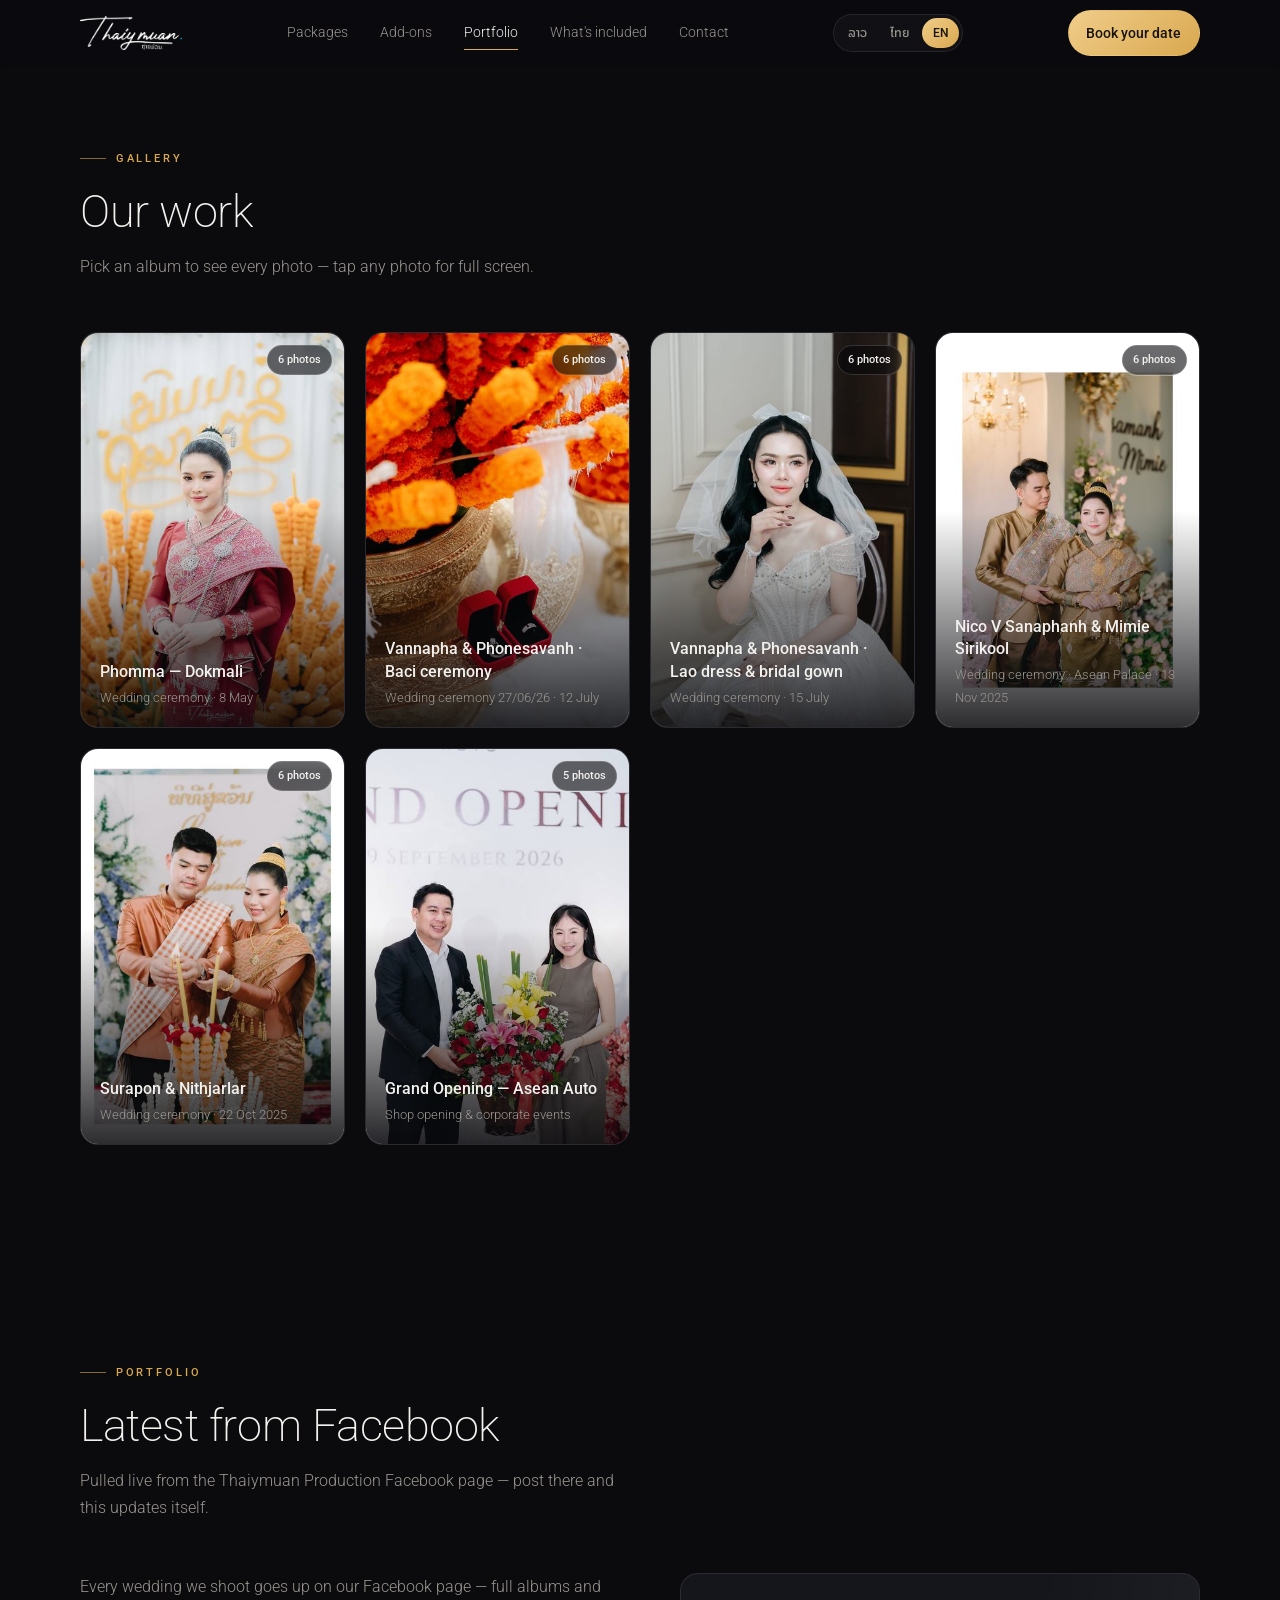
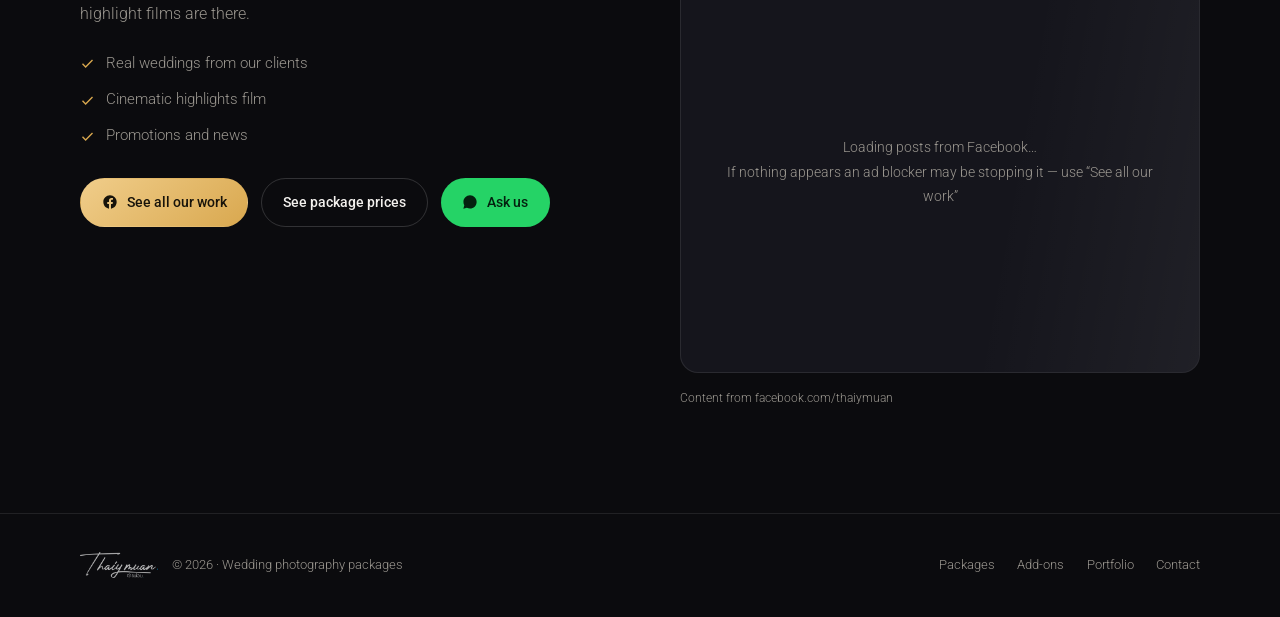
<file: portfolio.html>
<!DOCTYPE html>
<html lang="lo">
<head>
<meta charset="UTF-8">
<meta name="viewport" content="width=device-width, initial-scale=1">
<title>ຜົນງານ — Thaiymuan Production</title>
<meta name="description" content="ຜົນງານຖ່າຍຮູບ ແລະ ວິດີໂອງານດອງ ຂອງ Thaiymuan Production — ດຶງ post ຫຼ້າສຸດຈາກເພຈ Facebook ໂດຍກົງ.">
<meta name="theme-color" content="#0b0b0e">
<meta property="og:title" content="ຜົນງານ — Thaiymuan Production">
<meta property="og:description" content="ຮູບງານດອງຈິງ ແລະ ວິດີໂອ highlights ຈາກເພຈ Facebook ຂອງພວກເຮົາ">
<meta property="og:type" content="website">
<meta property="og:image" content="logo/og-image.jpg">
<meta name="twitter:card" content="summary_large_image">
<link rel="icon" type="image/png" href="logo/favicon.png">
<link rel="apple-touch-icon" href="logo/apple-touch-icon.png">
<link rel="preconnect" href="https://fonts.googleapis.com">
<link rel="preconnect" href="https://fonts.gstatic.com" crossorigin>
<link href="https://fonts.googleapis.com/css2?family=Noto+Sans+Lao:wght@200;300;400;500;600;700&family=Noto+Sans+Thai:wght@200;300;400;500;600;700&family=Roboto:wght@100;300;400;500;700;900&display=swap" rel="stylesheet">
<link rel="stylesheet" href="assets/style.css">
<noscript><style>
  .rv,.hero-logo{opacity:1!important;transform:none!important;animation:none!important}
  .progress{display:none}
</style></noscript>
<script>try{var L=localStorage.getItem('lang');if(L&&L!=='lo')document.documentElement.className+=' i18n-pending';}catch(e){}
setTimeout(function(){var c=document.documentElement.classList;c.remove('i18n-pending');c.add('i18n-ready');},2500);</script>
<script src="assets/app.js" defer></script>
</head>
<body>
<div class="progress" id="progress" aria-hidden="true"></div>

<!-- ============ NAV ============ -->
<header class="nav" id="nav">
  <div class="wrap nav-in">
    <a class="logo" href="index.html" aria-label="Thaiymuan Production">
      <img src="logo/wordmark.png" alt="Thaiymuan Production ຖ່າຍມ່ວນ" width="1000" height="333">
    </a>
    <nav class="nav-links">
      <a href="index.html#packages" data-i18n="nav.packages">ແພັກເກັດ</a>
      <a href="index.html#addons" data-i18n="nav.addons">ແພັກເກັດເສີມ</a>
      <a class="here" href="portfolio.html" data-i18n="nav.portfolio">ຜົນງານ</a>
      <a href="index.html#included" data-i18n="nav.included">ສິ່ງທີ່ໄດ້ຮັບ</a>
      <a href="index.html#contact" data-i18n="nav.contact">ຕິດຕໍ່</a>
    </nav>
    <div class="lang" role="group" aria-label="Language">
        <button type="button" data-lang="lo">ລາວ</button>
        <button type="button" data-lang="th">ไทย</button>
        <button type="button" data-lang="en">EN</button>
      </div>
      <a class="btn btn-gold" href="index.html#contact" data-i18n="nav.book">ຈອງມື້ງານ</a>
  </div>
</header>

<main id="top">

<!-- ============ ALBUMS ============ -->
<section id="albums-sec" class="folio-page">
  <div class="wrap">
    <div class="sec-head rv">
      <span class="eyebrow">Gallery</span>
      <h2 data-i18n="p.title">ຜົນງານຂອງພວກເຮົາ</h2>
      <p data-i18n="p.desc">ເລືອກອັລບັ້ມເພື່ອເບິ່ງຮູບທັງໝົດ — ກົດຮູບໃດກໍໄດ້ເພື່ອເບິ່ງເຕັມຈໍ.</p>
    </div>

    <div id="albumsView">
      <div class="albums rv" id="albums"></div>
    </div>

    <div id="albumView" hidden>
      <div class="album-head">
        <button data-i18n="p.back" class="back" id="backBtn" type="button">
          <svg viewBox="0 0 24 24"><path d="M15 19l-7-7 7-7"/></svg>
          ອັລບັ້ມທັງໝົດ
        </button>
        <div>
          <h3 id="albumTitle"></h3>
          <p id="albumDesc"></p>
        </div>
        <a data-i18n="p.post" class="back" id="albumPost" href="#" target="_blank" rel="noopener" hidden>
          <svg viewBox="0 0 24 24" style="fill:currentColor;stroke:none"><path d="M22 12.06C22 6.5 17.52 2 12 2S2 6.5 2 12.06c0 5.02 3.66 9.18 8.44 9.94v-7.03H7.9v-2.91h2.54V9.85c0-2.51 1.49-3.9 3.77-3.9 1.09 0 2.23.2 2.23.2v2.46h-1.26c-1.24 0-1.63.78-1.63 1.57v1.88h2.77l-.44 2.91h-2.33V22c4.78-.76 8.45-4.92 8.45-9.94Z"/></svg>
          ເບິ່ງ post ຕົ້ນສະບັບ
        </a>
      </div>
      <div class="shots" id="shots"></div>
    </div>
  </div>
</section>

<!-- ============ PORTFOLIO ============ -->
<section id="portfolio">
  <div class="wrap">
    <div class="sec-head rv">
      <span class="eyebrow">Portfolio</span>
      <h2 data-i18n="p.fb.title">post ຫຼ້າສຸດຈາກ Facebook</h2>
      <p data-i18n="p.fb.desc">ດຶງມາຈາກເພຈ Facebook ຂອງ Thaiymuan Production ໂດຍກົງ — ລົງງານໃໝ່ເທິງເພຈ ໜ້ານີ້ອັບເດດຕາມເອງ.</p>
    </div>

    <div class="folio rv">
      <div class="folio-text">
        <p data-i18n="p.fb.lede">ທຸກງານທີ່ພວກເຮົາຖ່າຍ ຈະລົງໃນເພຈ Facebook — ເຂົ້າໄປເບິ່ງຮູບເຕັມອັລບັ້ມ ແລະ ວິດີໂອ highlights ໄດ້ເລີຍ.</p>
        <ul class="folio-list">
          <li data-i18n="p.l1"><svg viewBox="0 0 24 24"><path d="M4 12.5 9 17.5 20 6.5"/></svg>ຮູບງານດອງຈິງ ຈາກລູກຄ້າຂອງພວກເຮົາ</li>
          <li data-i18n="f.highlights"><svg viewBox="0 0 24 24"><path d="M4 12.5 9 17.5 20 6.5"/></svg>ວິດີໂອ highlights cinematic</li>
          <li data-i18n="p.l3"><svg viewBox="0 0 24 24"><path d="M4 12.5 9 17.5 20 6.5"/></svg>ໂປຣໂມຊັນ ແລະ ຂ່າວສານຫຼ້າສຸດ</li>
        </ul>
        <div class="folio-cta">
          <a data-i18n="p.cta1" class="btn btn-gold" href="https://www.facebook.com/thaiymuan" target="_blank" rel="noopener">
            <svg viewBox="0 0 24 24"><path d="M22 12.06C22 6.5 17.52 2 12 2S2 6.5 2 12.06c0 5.02 3.66 9.18 8.44 9.94v-7.03H7.9v-2.91h2.54V9.85c0-2.51 1.49-3.9 3.77-3.9 1.09 0 2.23.2 2.23.2v2.46h-1.26c-1.24 0-1.63.78-1.63 1.57v1.88h2.77l-.44 2.91h-2.33V22c4.78-.76 8.45-4.92 8.45-9.94Z"/></svg>
            ເບິ່ງຜົນງານທັງໝົດ
          </a>
          <a data-i18n="p.cta2" class="btn" href="index.html#packages">ເບິ່ງລາຄາແພັກເກັດ</a>
          <a data-i18n="p.cta3" class="btn btn-wa" href="https://wa.me/8562055959236?text=%E0%BA%AA%E0%BA%B0%E0%BA%9A%E0%BA%B2%E0%BA%8D%E0%BA%94%E0%BA%B5%20%E0%BA%AA%E0%BA%AD%E0%BA%9A%E0%BA%96%E0%BA%B2%E0%BA%A1%E0%BA%82%E0%BB%8D%E0%BB%89%E0%BA%A1%E0%BA%B9%E0%BA%99%E0%BB%81%E0%BA%9E%E0%BA%B1%E0%BA%81%E0%BB%80%E0%BA%81%E0%BA%B1%E0%BA%94" target="_blank" rel="noopener">
            <svg viewBox="0 0 24 24"><path d="M12.04 2C6.58 2 2.13 6.45 2.13 11.91c0 1.75.46 3.46 1.32 4.96L2 22l5.25-1.38a9.9 9.9 0 0 0 4.79 1.22c5.46 0 9.92-4.45 9.92-9.91C21.96 6.45 17.5 2 12.04 2Zm4.52 11.86c-.25-.12-1.47-.72-1.69-.81-.23-.08-.39-.12-.56.13-.17.25-.66.81-.81.97-.15.17-.3.19-.54.06-.25-.12-1.06-.39-2.02-1.25-.75-.66-1.25-1.48-1.4-1.73-.15-.25-.02-.38.11-.5.11-.11.25-.3.37-.44.12-.15.17-.25.25-.42.08-.17.04-.31-.02-.44-.06-.12-.56-1.35-.77-1.85-.2-.48-.41-.42-.56-.43h-.48c-.17 0-.44.06-.67.31-.23.25-.88.86-.88 2.1s.9 2.43 1.03 2.6c.12.17 1.76 2.81 4.3 3.84.6.26 1.07.41 1.44.53.6.19 1.15.16 1.58.1.48-.07 1.47-.6 1.68-1.19.21-.58.21-1.08.15-1.19-.06-.1-.23-.17-.48-.29Z"/></svg>
            ສອບຖາມ
          </a>
        </div>
      </div>

      <div>
        <div class="fb-wrap" id="fbWrap">
          <div class="fb-skel" id="fbSkel">
            <span data-i18n-html="p.skel.full">ກຳລັງໂຫຼດ post ຈາກ Facebook…<br>ຖ້າບໍ່ຂຶ້ນ ອາດຖືກ ad blocker ບລັອກ — ກົດ “ເບິ່ງຜົນງານທັງໝົດ”</span>
          </div>
        </div>
        <p data-i18n="p.note" class="fb-note">ເນື້ອຫາຈາກເພຈ facebook.com/thaiymuan</p>
      </div>
    </div>
  </div>
</section>

</main>

<footer>
  <div class="wrap foot">
    <div class="foot-brand">
      <img src="logo/wordmark.png" alt="Thaiymuan Production" width="1000" height="333">
      <span>© <span id="yr">2026</span> <span data-i18n="foot.tag">· ແພັກເກັດຖ່າຍຮູບງານດອງ</span></span>
    </div>
    <nav>
      <a href="index.html#packages" data-i18n="nav.packages">ແພັກເກັດ</a>
      <a href="index.html#addons" data-i18n="foot.addons">ເສີມ</a>
      <a href="portfolio.html" data-i18n="nav.portfolio">ຜົນງານ</a>
      <a href="index.html#contact" data-i18n="nav.contact">ຕິດຕໍ່</a>
    </nav>
  </div>
</footer>

<div class="viewer" id="viewer" role="dialog" aria-modal="true" aria-label="ເບິ່ງຮູບ">
  <button class="vbtn vclose" id="vClose" type="button" aria-label="ປິດ">
    <svg viewBox="0 0 24 24"><path d="M6 6l12 12M18 6L6 18"/></svg>
  </button>
  <button class="vbtn vprev" id="vPrev" type="button" aria-label="ຮູບກ່ອນໜ້າ">
    <svg viewBox="0 0 24 24"><path d="M15 19l-7-7 7-7"/></svg>
  </button>
  <img id="vImg" alt="">
  <button class="vbtn vnext" id="vNext" type="button" aria-label="ຮູບຕໍ່ໄປ">
    <svg viewBox="0 0 24 24"><path d="M9 5l7 7-7 7"/></svg>
  </button>
  <div class="vcount" id="vCount"></div>
</div>

<!-- ============ MOBILE BAR ============ -->
<div class="mbar">
  <a data-i18n="mbar.price" class="btn" href="index.html#packages">
    <svg viewBox="0 0 24 24"><path d="M20.6 11.4 12.4 3.2A2 2 0 0 0 11 2.6H4.6A2 2 0 0 0 2.6 4.6V11a2 2 0 0 0 .6 1.4l8.2 8.2a2 2 0 0 0 2.8 0l6.4-6.4a2 2 0 0 0 0-2.8ZM7 8.5A1.5 1.5 0 1 1 8.5 7 1.5 1.5 0 0 1 7 8.5Z"/></svg>
    ລາຄາ
  </a>
  <a class="btn btn-wa" href="https://wa.me/8562055959236?text=%E0%BA%AA%E0%BA%B0%E0%BA%9A%E0%BA%B2%E0%BA%8D%E0%BA%94%E0%BA%B5%20%E0%BA%AA%E0%BA%AD%E0%BA%9A%E0%BA%96%E0%BA%B2%E0%BA%A1%E0%BA%82%E0%BB%8D%E0%BB%89%E0%BA%A1%E0%BA%B9%E0%BA%99%E0%BB%81%E0%BA%9E%E0%BA%B1%E0%BA%81%E0%BB%80%E0%BA%81%E0%BA%B1%E0%BA%94" target="_blank" rel="noopener">
    <svg viewBox="0 0 24 24"><path d="M12.04 2C6.58 2 2.13 6.45 2.13 11.91c0 1.75.46 3.46 1.32 4.96L2 22l5.25-1.38a9.9 9.9 0 0 0 4.79 1.22c5.46 0 9.92-4.45 9.92-9.91C21.96 6.45 17.5 2 12.04 2Zm4.52 11.86c-.25-.12-1.47-.72-1.69-.81-.23-.08-.39-.12-.56.13-.17.25-.66.81-.81.97-.15.17-.3.19-.54.06-.25-.12-1.06-.39-2.02-1.25-.75-.66-1.25-1.48-1.4-1.73-.15-.25-.02-.38.11-.5.11-.11.25-.3.37-.44.12-.15.17-.25.25-.42.08-.17.04-.31-.02-.44-.06-.12-.56-1.35-.77-1.85-.2-.48-.41-.42-.56-.43h-.48c-.17 0-.44.06-.67.31-.23.25-.88.86-.88 2.1s.9 2.43 1.03 2.6c.12.17 1.76 2.81 4.3 3.84.6.26 1.07.41 1.44.53.6.19 1.15.16 1.58.1.48-.07 1.47-.6 1.68-1.19.21-.58.21-1.08.15-1.19-.06-.1-.23-.17-.48-.29Z"/></svg>
    WhatsApp
  </a>
  <a class="btn btn-gold btn-call" href="tel:+8562055959236" data-i18n="mbar.call">
    <svg viewBox="0 0 24 24"><path d="M6.6 10.8c1.2 2.4 3.2 4.4 5.6 5.6l2-2c.3-.3.7-.4 1-.2 1.1.4 2.3.6 3.5.6.6 0 1 .4 1 1V19c0 .6-.4 1-1 1-9.4 0-17-7.6-17-17 0-.6.4-1 1-1h3.2c.6 0 1 .4 1 1 0 1.2.2 2.4.6 3.5.1.3 0 .7-.2 1l-2 2Z"/></svg>
    ໂທ 020 55959236
  </a>
</div>

</body>
</html>
</file>
<file: assets/style.css>
/* ===================== TOKENS ===================== */
:root{
  --bg:#0b0b0e;
  --bg-2:#111117;
  --panel:#15151c;
  --panel-2:#1b1b24;
  --line:rgba(255,255,255,.09);
  --line-2:rgba(255,255,255,.16);
  --text:#f3f1ee;
  --muted:#9a968f;
  --gold:#d9a84f;
  --gold-2:#f0cd8a;
  --gold-dim:rgba(217,168,79,.14);
  --wa:#25d366;

  /* Latin → Roboto · ອັກສອນລາວ fall back ໄປ Noto Sans Lao ອັດຕະໂນມັດ */
  --sans:"Roboto","Noto Sans Lao","Noto Sans Thai",sans-serif;

  --r-sm:12px; --r:18px; --r-lg:26px;
  --pad:clamp(20px,5vw,34px);
  --shadow:0 24px 60px -24px rgba(0,0,0,.8);
  --ease:cubic-bezier(.22,.9,.25,1);
}
*,*::before,*::after{box-sizing:border-box;margin:0;padding:0}
html{scroll-behavior:smooth;-webkit-text-size-adjust:100%}
body{
  background:var(--bg);color:var(--text);font-family:var(--sans);
  font-weight:300;line-height:1.75;overflow-x:hidden;
  -webkit-font-smoothing:antialiased;
  font-size:clamp(15px,.4vw + 14px,17px);
}
img,svg{display:block;max-width:100%}
a{color:inherit;text-decoration:none}
::selection{background:var(--gold);color:#17130a}

.wrap{width:100%;max-width:1200px;margin-inline:auto;padding-inline:clamp(18px,5vw,40px)}
.eyebrow{
  display:inline-flex;align-items:center;gap:.6rem;
  font-size:.7rem;font-weight:500;letter-spacing:.26em;text-transform:uppercase;
  color:var(--gold);
}
.eyebrow::before{content:"";width:26px;height:1px;background:var(--gold);opacity:.6}

/* ===================== NAV ===================== */
.nav{
  position:sticky;top:0;z-index:50;
  background:rgba(11,11,14,.72);
  backdrop-filter:blur(16px) saturate(140%);
  -webkit-backdrop-filter:blur(16px) saturate(140%);
  border-bottom:1px solid transparent;transition:border-color .4s,background .4s;
}
.nav.stuck{border-bottom-color:var(--line);background:rgba(11,11,14,.9)}
.nav-in{display:flex;align-items:center;justify-content:space-between;gap:1rem;height:66px}
.logo{display:flex;align-items:center;flex:none}
.logo img{height:clamp(26px,5.6vw,34px);width:auto;transition:opacity .35s}
.logo:hover img{opacity:.78}
.nav-links{display:flex;gap:2rem;font-size:.9rem;color:var(--muted)}
.nav-links a{position:relative;padding:.3rem 0;transition:color .3s}
.nav-links a::after{
  content:"";position:absolute;left:0;bottom:0;height:1px;width:0;background:var(--gold);
  transition:width .4s var(--ease);
}
.nav-links a:hover{color:var(--text)}
.nav-links a:hover::after{width:100%}
.btn{
  display:inline-flex;align-items:center;justify-content:center;gap:.55rem;
  padding:.7rem 1.3rem;border-radius:999px;font-size:.88rem;font-weight:500;
  border:1px solid var(--line-2);color:var(--text);background:transparent;
  transition:transform .35s var(--ease),background .35s,border-color .35s,box-shadow .35s;
  white-space:nowrap;cursor:pointer;font-family:inherit;
}
.btn svg{width:16px;height:16px;fill:currentColor;flex:none}
.btn:hover{transform:translateY(-2px);border-color:var(--line-2);background:rgba(255,255,255,.06)}
.btn-gold{background:linear-gradient(140deg,var(--gold-2),var(--gold));color:#17130a;border-color:transparent}
.btn-gold:hover{background:linear-gradient(140deg,#f6daa4,var(--gold-2));box-shadow:0 14px 34px -14px rgba(217,168,79,.7)}
.btn-wa{background:var(--wa);color:#04210f;border-color:transparent}
.btn-wa:hover{background:#3ae07a;box-shadow:0 14px 34px -14px rgba(37,211,102,.6)}
.nav .btn{padding:.6rem 1.1rem}

/* ---- ປ່ຽນພາສາ ---- */
.lang{display:inline-flex;gap:2px;padding:3px;border:1px solid var(--line);
  border-radius:999px;background:rgba(255,255,255,.03);flex:none}
.lang button{
  border:0;background:transparent;color:var(--muted);cursor:pointer;font-family:inherit;
  font-size:.78rem;font-weight:500;padding:.36rem .66rem;border-radius:999px;line-height:1.5;
  transition:color .3s,background .35s var(--ease);white-space:nowrap;
}
.lang button:hover{color:var(--text)}
.lang button[aria-pressed="true"]{background:linear-gradient(140deg,var(--gold-2),var(--gold));color:#17130a}
@media (max-width:420px){
  .lang button{font-size:.72rem;padding:.32rem .5rem}
  .lang{margin-left:auto}
}
/* ເຊື່ອງເນື້ອຫາຈົນກວ່າພາສາຖືກນຳໃຊ້ (ກັນການກະພິບ) */
html.i18n-pending body{opacity:0}
html.i18n-ready body{opacity:1;transition:opacity .25s ease}

/* ===================== HERO ===================== */
.hero{position:relative;padding:clamp(4rem,11vw,8.5rem) 0 clamp(3rem,7vw,5rem);overflow:hidden}
.hero::before{
  content:"";position:absolute;inset:0;z-index:-1;
  background:
    radial-gradient(70% 55% at 78% 0%,rgba(217,168,79,.18),transparent 65%),
    radial-gradient(55% 45% at 5% 95%,rgba(217,168,79,.08),transparent 65%),
    linear-gradient(180deg,var(--bg) 0%,var(--bg-2) 100%);
}
.hero::after{
  content:"";position:absolute;inset:0;z-index:-1;opacity:.5;pointer-events:none;
  background-image:
    linear-gradient(var(--line) 1px,transparent 1px),
    linear-gradient(90deg,var(--line) 1px,transparent 1px);
  background-size:68px 68px;
  mask-image:radial-gradient(70% 60% at 50% 20%,#000,transparent 75%);
  -webkit-mask-image:radial-gradient(70% 60% at 50% 20%,#000,transparent 75%);
}
.hero-logo{width:clamp(180px,34vw,290px);height:auto;margin-bottom:2rem;opacity:.95}
.hero h1{
  font-weight:200;letter-spacing:-.015em;margin-top:1.6rem;
  font-size:clamp(2.1rem,7.4vw,4.6rem);line-height:1.1;
}
.hero h1 strong{
  font-weight:400;
  background:linear-gradient(100deg,var(--gold-2),var(--gold) 60%,#b9842f);
  -webkit-background-clip:text;background-clip:text;color:transparent;
}
.hero .lede{margin-top:1.5rem;max-width:52ch;color:var(--muted);font-size:clamp(.98rem,1.6vw,1.1rem)}
.hero-cta{display:flex;flex-wrap:wrap;gap:.8rem;margin-top:2.4rem}
.stats{
  display:grid;grid-template-columns:repeat(auto-fit,minmax(140px,1fr));
  gap:1px;background:var(--line);border:1px solid var(--line);
  border-radius:var(--r);overflow:hidden;margin-top:clamp(2.6rem,6vw,4rem);
}
.stat{background:var(--bg-2);padding:1.3rem 1.4rem}
.stat b{display:block;font-weight:200;font-size:clamp(1.5rem,4vw,2rem);letter-spacing:-.02em;color:var(--text)}
.stat span{font-size:.78rem;color:var(--muted);letter-spacing:.04em}

/* ===================== SECTION ===================== */
section{padding:clamp(3.4rem,9vw,6.5rem) 0;position:relative}
.sec-head{max-width:62ch;margin-bottom:clamp(2rem,5vw,3.2rem)}
.sec-head h2{
  font-weight:200;font-size:clamp(1.6rem,5vw,2.8rem);line-height:1.2;
  letter-spacing:-.01em;margin-top:1rem;
}
.sec-head p{color:var(--muted);margin-top:.9rem;font-size:.98rem}
.sec-head p.promo{color:var(--gold-2);font-weight:400;margin-top:.5rem}

/* ---- toggle ---- */
.toggle{
  display:inline-flex;padding:5px;gap:4px;border:1px solid var(--line);
  border-radius:999px;background:var(--panel);margin-bottom:clamp(1.8rem,4vw,2.6rem);
  width:100%;max-width:420px;
}
.toggle button{
  flex:1;border:0;background:transparent;color:var(--muted);cursor:pointer;
  font-family:inherit;font-size:.9rem;font-weight:500;padding:.65rem 1rem;
  border-radius:999px;transition:color .3s,background .4s var(--ease);
  display:inline-flex;align-items:center;justify-content:center;gap:.5rem;
}
.toggle button svg{width:16px;height:16px;fill:currentColor}
.toggle button[aria-selected="true"]{
  background:linear-gradient(140deg,var(--gold-2),var(--gold));color:#17130a;
}

/* ຫົວຂໍ້ແຕ່ລະກຸ່ມແພັກເກັດ (scroll ຕໍ່ກັນໄດ້ ບໍ່ຕ້ອງກົດ tab) */
.pane-title{
  display:flex;align-items:center;gap:.7rem;
  font-weight:500;font-size:clamp(1.05rem,2.6vw,1.25rem);
  margin:clamp(1.6rem,4vw,2.6rem) 0 clamp(1rem,2vw,1.4rem);
  scroll-margin-top:86px;
}
.pane-title:first-of-type{margin-top:0}
.pane-title svg{width:18px;height:18px;fill:var(--gold);flex:none}
.pane-title::after{content:"";flex:1;height:1px;background:var(--line)}
#head-photo{margin-top:0}

/* ປຸ່ມສະຫຼັບກາຍເປັນທາງລັດ — ບໍ່ເຊື່ອງເນື້ອຫາອີກຕໍ່ໄປ */

/* ===================== CARDS ===================== */
.cards{
  display:grid;gap:clamp(14px,2vw,20px);
  grid-template-columns:repeat(auto-fit,minmax(min(100%,290px),1fr));
}
.pane[hidden]{display:none}
.card{
  position:relative;display:flex;flex-direction:column;
  background:linear-gradient(170deg,var(--panel),var(--bg-2));
  border:1px solid var(--line);border-radius:var(--r-lg);
  padding:var(--pad);overflow:hidden;
  transition:transform .5s var(--ease),border-color .5s,box-shadow .5s;
}
.card::before{
  content:"";position:absolute;inset:0;border-radius:inherit;pointer-events:none;
  background:radial-gradient(120% 70% at 50% -10%,rgba(217,168,79,.16),transparent 60%);
  opacity:0;transition:opacity .5s;
}
.card:hover{transform:translateY(-6px);border-color:var(--line-2);box-shadow:var(--shadow)}
.card:hover::before{opacity:1}
.card.featured{border-color:rgba(217,168,79,.4)}
.card.featured::before{opacity:.7}
.badge{
  position:absolute;top:16px;right:16px;z-index:2;
  font-size:.62rem;font-weight:500;letter-spacing:.18em;text-transform:uppercase;
  padding:.35rem .7rem;border-radius:999px;
  background:var(--gold-dim);color:var(--gold-2);border:1px solid rgba(217,168,79,.3);
}
.card-top{position:relative;z-index:1}
.kicker{font-size:.68rem;letter-spacing:.2em;text-transform:uppercase;color:var(--muted)}
.card h3{font-weight:500;font-size:clamp(1.1rem,2.6vw,1.3rem);margin-top:.5rem;padding-right:4.5rem;line-height:1.35}
.hours{display:flex;flex-wrap:wrap;gap:.4rem;margin-top:.9rem}
.hours span{
  font-size:.76rem;color:var(--muted);padding:.25rem .6rem;
  border:1px solid var(--line);border-radius:999px;background:rgba(255,255,255,.02);
  font-variant-numeric:tabular-nums;
}
.price{
  display:flex;align-items:flex-end;gap:.4rem;margin:1.4rem 0 1.2rem;
  position:relative;z-index:1;
}
.price b{font-weight:200;font-size:clamp(2rem,6.4vw,2.6rem);line-height:1;letter-spacing:-.03em;font-variant-numeric:tabular-nums}
.price i{font-style:normal;font-size:1.05rem;color:var(--gold);padding-bottom:.2rem}
.price s{
  font-size:1.05rem;color:var(--muted);font-variant-numeric:tabular-nums;
  text-decoration:line-through;text-decoration-color:rgba(217,168,79,.75);
  text-decoration-thickness:1.5px;padding-bottom:.25rem;margin-right:.25rem;
}
.save{
  display:inline-flex;align-items:center;gap:.4rem;align-self:flex-start;
  margin:-.6rem 0 1.2rem;position:relative;z-index:1;
  font-size:.74rem;font-weight:500;letter-spacing:.04em;
  padding:.3rem .7rem;border-radius:999px;
  background:var(--gold-dim);color:var(--gold-2);border:1px solid rgba(217,168,79,.32);
}
.save::before{content:"";width:5px;height:5px;border-radius:50%;background:var(--gold)}
.feats{list-style:none;border-top:1px solid var(--line);padding-top:1.2rem;position:relative;z-index:1;flex:1}
.feats li{display:flex;gap:.7rem;align-items:flex-start;font-size:.92rem;color:var(--muted);margin-bottom:.6rem}
.feats li:last-child{margin-bottom:0}
.feats li svg{width:15px;height:15px;flex:none;margin-top:.42em;stroke:var(--gold);stroke-width:2.2;fill:none}
.feats li.hl{color:var(--text)}
.feats li.hl svg{stroke:var(--gold-2)}
.card .btn{margin-top:1.6rem;position:relative;z-index:1;width:100%}

/* ===================== ADD-ONS ===================== */
.addons{display:grid;gap:12px;grid-template-columns:repeat(auto-fit,minmax(min(100%,300px),1fr))}
.addon{
  display:flex;align-items:center;justify-content:space-between;gap:1.2rem;
  background:var(--panel);border:1px solid var(--line);border-radius:var(--r);
  padding:1.2rem 1.4rem;transition:border-color .4s,transform .4s var(--ease),background .4s;
}
.addon:hover{border-color:var(--line-2);background:var(--panel-2);transform:translateY(-3px)}
.addon .t{font-size:.95rem;line-height:1.5}
.addon .t span{display:block;font-size:.74rem;color:var(--muted);letter-spacing:.04em;margin-top:.2rem;font-variant-numeric:tabular-nums}
.addon .p{text-align:right;white-space:nowrap;font-variant-numeric:tabular-nums}
.addon .p em{display:block;font-style:normal;font-weight:200;font-size:1.4rem;line-height:1.3;letter-spacing:-.02em}
.addon .p em i{font-style:normal;font-size:.85rem;color:var(--gold)}
.addon .p small{display:block;font-size:.68rem;color:var(--muted);margin-top:-.2rem}

/* ===================== PORTFOLIO ===================== */
.folio{display:grid;gap:clamp(20px,4vw,40px);align-items:start}
.folio>*{min-width:0}
.folio-text p{color:var(--muted);font-size:.98rem}
.folio-list{list-style:none;margin:1.4rem 0 1.8rem}
.folio-list li{display:flex;gap:.7rem;align-items:flex-start;color:var(--muted);margin-bottom:.6rem;font-size:.95rem}
.folio-list li svg{width:15px;height:15px;flex:none;margin-top:.42em;stroke:var(--gold);stroke-width:2.2;fill:none}
.folio-cta{display:flex;flex-wrap:wrap;gap:.8rem}

.fb-wrap{
  position:relative;width:100%;max-width:520px;margin-inline:auto;
  min-height:400px;border-radius:var(--r);overflow:hidden;
  border:1px solid var(--line);background:var(--panel);
}
/* max-width ກັນບໍ່ໃຫ້ iframe ດັນຊ່ອງໃຫ້ກວ້າງກວ່າຈໍ ຕອນໝຸນ/ປ່ຽນຂະໜາດ */
.fb-wrap iframe{display:block;border:0;margin:0 auto;background:#fff;max-width:100%}
/* ໂຄງຈຳລອງ ລໍຖ້າ Facebook ໂຫຼດ */
.fb-skel{position:absolute;inset:0;display:grid;place-items:center;gap:.8rem;
  padding:2rem;text-align:center;color:var(--muted);font-size:.9rem;line-height:1.7}
.fb-skel::before{
  content:"";position:absolute;inset:0;
  background:linear-gradient(100deg,transparent 30%,rgba(255,255,255,.05) 50%,transparent 70%);
  background-size:220% 100%;animation:skel 1.6s linear infinite;
}
@keyframes skel{to{background-position:-120% 0}}
.fb-wrap.loaded .fb-skel{opacity:0;pointer-events:none;transition:opacity .5s}
.fb-note{margin-top:.9rem;font-size:.78rem;color:var(--muted);text-align:center;max-width:520px;margin-inline:auto}
@media (min-width:900px){
  .folio{grid-template-columns:1fr minmax(0,520px)}
  .fb-wrap{margin-inline:0}
  .fb-note{margin-inline:0;text-align:left}
}

/* ໜ້າ portfolio (ບໍ່ມີ hero ຈຶ່ງຕ້ອງເພີ່ມໄລຍະເທິງ) */
.folio-page{padding-top:clamp(2.6rem,7vw,4.5rem)}
.nav-links a.here{color:var(--text)}
.nav-links a.here::after{width:100%}

/* ===================== GALLERY ===================== */
.albums{display:grid;gap:clamp(14px,2vw,20px);
  grid-template-columns:repeat(auto-fill,minmax(min(100%,260px),1fr));margin-top:1rem}
.album{
  position:relative;display:block;border-radius:var(--r);overflow:hidden;
  border:1px solid var(--line);background:var(--panel);cursor:pointer;
  text-align:left;font:inherit;color:inherit;padding:0;
  transition:transform .5s var(--ease),border-color .5s,box-shadow .5s;
}
.album:hover{transform:translateY(-5px);border-color:var(--line-2);box-shadow:var(--shadow)}
.album .ph{position:relative;aspect-ratio:4/3;overflow:hidden;background:var(--bg-2)}
.album .ph img{width:100%;height:100%;object-fit:cover;transition:transform .8s var(--ease)}
.album:hover .ph img{transform:scale(1.06)}
.album .ph::after{content:"";position:absolute;inset:0;
  background:linear-gradient(180deg,transparent 45%,rgba(8,8,11,.85))}
.album .cap{position:absolute;left:0;right:0;bottom:0;padding:1.1rem 1.2rem;z-index:1}
.album h3{font-weight:500;font-size:1.02rem;line-height:1.4}
.album p{font-size:.8rem;color:var(--muted);margin-top:.2rem}
.album .n{
  position:absolute;top:12px;right:12px;z-index:1;
  font-size:.7rem;font-weight:500;padding:.28rem .62rem;border-radius:999px;
  background:rgba(8,8,11,.6);backdrop-filter:blur(6px);border:1px solid var(--line-2);
}

/* ມຸມມອງພາຍໃນອັລບັ້ມ */
.album-head{display:flex;align-items:center;gap:1rem;flex-wrap:wrap;margin-bottom:1.4rem}
.album-head h3{font-weight:400;font-size:clamp(1.1rem,3vw,1.5rem)}
.album-head p{font-size:.85rem;color:var(--muted)}
.back{display:inline-flex;align-items:center;gap:.5rem;padding:.55rem 1rem;border-radius:999px;
  border:1px solid var(--line-2);font-size:.85rem;background:transparent;color:var(--text);
  cursor:pointer;font-family:inherit;transition:background .35s,transform .35s var(--ease)}
.back:hover{background:rgba(255,255,255,.06);transform:translateX(-3px)}
#albumPost{margin-left:auto}
#albumPost:hover{transform:translateY(-2px);border-color:var(--gold)}
.back svg{width:15px;height:15px;fill:none;stroke:currentColor;stroke-width:2}
.shots{columns:4 230px;column-gap:clamp(10px,1.6vw,14px)}
.shots button{
  display:block;width:100%;margin:0 0 clamp(10px,1.6vw,14px);padding:0;border:0;
  background:var(--panel);border-radius:var(--r-sm);overflow:hidden;cursor:pointer;
  break-inside:avoid;transition:transform .5s var(--ease),box-shadow .5s;
}
.shots button:hover{transform:translateY(-4px);box-shadow:var(--shadow)}
.shots img{width:100%;height:auto;display:block}

/* ເຄື່ອງເບິ່ງຮູບເຕັມຈໍ */
.viewer{
  position:fixed;inset:0;z-index:90;display:none;place-items:center;
  background:rgba(6,6,9,.96);backdrop-filter:blur(8px);padding:clamp(12px,3vw,32px);
}
.viewer.open{display:grid;animation:vfade .35s var(--ease)}
@keyframes vfade{from{opacity:0}to{opacity:1}}
.viewer img{max-width:100%;max-height:100%;object-fit:contain;border-radius:var(--r-sm);
  animation:vzoom .4s var(--ease)}
@keyframes vzoom{from{opacity:0;transform:scale(.97)}to{opacity:1;transform:none}}
.vbtn{
  position:absolute;top:50%;transform:translateY(-50%);z-index:2;
  width:46px;height:46px;border-radius:50%;display:grid;place-items:center;cursor:pointer;
  background:rgba(255,255,255,.1);border:1px solid var(--line-2);color:var(--text);
  transition:background .3s,transform .3s var(--ease);
}
.vbtn:hover{background:rgba(255,255,255,.2)}
.vbtn svg{width:20px;height:20px;fill:none;stroke:currentColor;stroke-width:2}
.vprev{left:clamp(10px,2vw,26px)}
.vnext{right:clamp(10px,2vw,26px)}
.vclose{top:clamp(12px,2vw,24px);right:clamp(12px,2vw,24px);transform:none;position:absolute}
.vcount{position:absolute;bottom:clamp(14px,3vw,28px);left:50%;transform:translateX(-50%);
  font-size:.82rem;color:var(--muted);font-variant-numeric:tabular-nums;
  background:rgba(8,8,11,.6);padding:.35rem .9rem;border-radius:999px;border:1px solid var(--line)}
@media (max-width:620px){.shots{columns:2 140px}.vbtn{width:40px;height:40px}}

/* ===================== INCLUDED ===================== */
.incl{display:grid;gap:clamp(14px,2vw,18px);grid-template-columns:repeat(auto-fit,minmax(min(100%,230px),1fr))}
.incl .i{
  border:1px solid var(--line);border-radius:var(--r);padding:1.5rem;
  background:linear-gradient(170deg,var(--panel),transparent);
}
.incl .i .ic{
  width:38px;height:38px;border-radius:11px;display:grid;place-items:center;
  background:var(--gold-dim);border:1px solid rgba(217,168,79,.22);margin-bottom:1rem;
}
.incl .i .ic svg{width:18px;height:18px;stroke:var(--gold-2);stroke-width:1.8;fill:none}
.incl .i h4{font-weight:500;font-size:1rem}
.incl .i p{color:var(--muted);font-size:.88rem;margin-top:.4rem}

/* ===================== CONTACT ===================== */
.contact{
  border:1px solid var(--line);border-radius:var(--r-lg);overflow:hidden;
  background:
    radial-gradient(80% 90% at 85% 0%,rgba(217,168,79,.2),transparent 60%),
    linear-gradient(170deg,var(--panel),var(--bg-2));
  padding:clamp(2rem,6vw,3.6rem);text-align:center;
}
.contact-logo{width:clamp(150px,26vw,220px);height:auto;margin:0 auto 1.6rem;opacity:.9}
.contact h2{font-weight:200;font-size:clamp(1.6rem,5.4vw,2.7rem);line-height:1.2;letter-spacing:-.01em}
.contact p{color:var(--muted);margin-top:.9rem;max-width:46ch;margin-inline:auto}
.tel{
  display:inline-block;margin-top:1.6rem;font-weight:200;letter-spacing:.02em;
  font-size:clamp(1.8rem,7vw,2.9rem);font-variant-numeric:tabular-nums;
  background:linear-gradient(100deg,var(--gold-2),var(--gold));
  -webkit-background-clip:text;background-clip:text;color:transparent;
}
.contact .row{display:flex;flex-wrap:wrap;gap:.8rem;justify-content:center;margin-top:1.8rem}

/* ===================== FOOTER ===================== */
footer{border-top:1px solid var(--line);padding:2.4rem 0 calc(2.4rem + env(safe-area-inset-bottom))}
.foot{display:flex;flex-wrap:wrap;gap:1rem;justify-content:space-between;align-items:center;
  font-size:.8rem;color:var(--muted)}
.foot nav{display:flex;gap:1.4rem}
.foot-brand{display:flex;align-items:center;gap:.9rem;flex-wrap:wrap}
.foot-brand img{height:26px;width:auto;opacity:.7}

/* ===================== MOBILE BAR ===================== */
.mbar{
  position:fixed;left:0;right:0;bottom:0;z-index:60;display:none;gap:10px;
  padding:10px 14px calc(10px + env(safe-area-inset-bottom));
  background:rgba(11,11,14,.9);backdrop-filter:blur(14px);
  -webkit-backdrop-filter:blur(14px);border-top:1px solid var(--line);
}
.mbar{flex-wrap:wrap}
.mbar .btn{flex:1 1 0;padding:.8rem .6rem;font-size:.86rem;gap:.45rem;min-width:0}
.mbar .btn svg{width:15px}
/* ປຸ່ມໂທ: ແຖວຂອງຕົນເອງ ເພື່ອໃຫ້ສະແດງເບີເຕັມ ແລະ ຢູ່ໃກ້ນິ້ວໂປ້ */
.mbar .btn-call{flex:1 1 100%;font-size:.92rem;letter-spacing:.01em}
@media (max-width:340px){.mbar{gap:7px;padding-inline:10px}.mbar .btn{font-size:.8rem}}

/* ===================== MOTION ===================== */
/* ແຖບຄວາມຄືບໜ້າຕອນ scroll */
.progress{
  position:fixed;top:0;left:0;height:2px;z-index:70;width:100%;
  transform:scaleX(0);transform-origin:0 50%;
  background:linear-gradient(90deg,var(--gold),var(--gold-2));
  will-change:transform;
}

/* hero: ຂຶ້ນເປັນລຳດັບຕອນໂຫຼດ */
@keyframes rise{from{opacity:0;transform:translateY(22px)}to{opacity:1;transform:none}}
.hero-logo,.hero .eyebrow,.hero h1,.hero .lede,.hero-cta,.hero .stats{
  opacity:0;animation:rise .9s var(--ease) forwards;
}
.hero-logo{animation-delay:.05s}
.hero .eyebrow{animation-delay:.18s}
.hero h1{animation-delay:.3s}
.hero .lede{animation-delay:.44s}
.hero-cta{animation-delay:.56s}
.hero .stats{animation-delay:.68s}

/* ຄຳວ່າ "ງານດອງ" ມີແສງທອງເລື່ອນຜ່ານ */
@keyframes shine{to{background-position:200% center}}
.hero h1 strong{
  background-size:200% auto;
  animation:shine 7s linear infinite;
}

/* ແສງພື້ນຫຼັງ hero ເຄື່ອນໄຫວຊ້າໆ */
@keyframes drift{
  0%,100%{transform:translate3d(0,0,0) scale(1)}
  50%{transform:translate3d(-2%,2%,0) scale(1.08)}
}
.hero::before{animation:drift 18s ease-in-out infinite;will-change:transform}

/* ປຸ່ມ: ແສງກວາດຜ່ານຕອນ hover */
.btn{position:relative;overflow:hidden;isolation:isolate}
.btn::after{
  content:"";position:absolute;inset:0;z-index:-1;
  background:linear-gradient(110deg,transparent 35%,rgba(255,255,255,.28) 50%,transparent 65%);
  transform:translateX(-120%);transition:transform .7s var(--ease);
}
.btn:hover::after{transform:translateX(120%)}
.btn:active{transform:translateY(0) scale(.97)}

/* ຕົວເລືອກ ຮູບ/ວິດີໂອ: ແຖບທອງເລື່ອນຕາມ */
.toggle{position:relative}
.toggle .ind{
  position:absolute;top:0;left:0;height:0;width:0;
  border-radius:999px;z-index:0;pointer-events:none;
  background:linear-gradient(140deg,var(--gold-2),var(--gold));
  transition:transform .45s var(--ease),width .45s var(--ease),height .45s var(--ease);
}
.toggle button{position:relative;z-index:1}
.toggle button[aria-selected="true"]{background:transparent;color:#17130a}

/* card: ຂຶ້ນເປັນລຳດັບ + ຮູບເງົາຕອນ hover */
.cards .card{
  opacity:0;transform:translateY(24px);
  transition:opacity .7s var(--ease),transform .7s var(--ease),
             border-color .5s,box-shadow .5s,background .5s;
  transition-delay:calc(var(--d,0) * 80ms);
}
.cards.in .card{opacity:1;transform:none}
.cards.in .card:hover{transform:translateY(-8px)}
.card .price b{transition:transform .5s var(--ease);transform-origin:left bottom}
.card:hover .price b{transform:scale(1.06)}
.card .badge{transition:transform .5s var(--ease)}
.card:hover .badge{transform:scale(1.06)}

/* ລາຍການໃນ card ປາກົດຕາມກັນ */
@keyframes fadeUp{from{opacity:0;transform:translateY(8px)}to{opacity:1;transform:none}}
.cards.in .card .feats li{animation:fadeUp .5s var(--ease) backwards}
.cards.in .card .feats li:nth-child(1){animation-delay:.18s}
.cards.in .card .feats li:nth-child(2){animation-delay:.24s}
.cards.in .card .feats li:nth-child(3){animation-delay:.3s}
.cards.in .card .feats li:nth-child(4){animation-delay:.36s}
.cards.in .card .feats li:nth-child(5){animation-delay:.42s}
.cards.in .card .feats li:nth-child(6){animation-delay:.48s}

/* add-on ແລະ ກ່ອງ "ສິ່ງທີ່ໄດ້ຮັບ" ຂຶ້ນເປັນລຳດັບ */
.addons.in .addon,.incl.in .i{animation:fadeUp .6s var(--ease) backwards}
.addons.in .addon:nth-child(2),.incl.in .i:nth-child(2){animation-delay:.1s}
.incl.in .i:nth-child(3){animation-delay:.2s}
.incl.in .i:nth-child(4){animation-delay:.3s}
.incl .i .ic{transition:transform .5s var(--ease),background .5s}
.incl .i:hover .ic{transform:translateY(-3px) rotate(-6deg)}

/* ໂລໂກ້ nav ຕອບສະໜອງ */
.logo img{transition:opacity .35s,transform .45s var(--ease)}
.logo:hover img{transform:scale(1.05)}

/* ===================== TOAST ===================== */
.toast{
  position:fixed;left:50%;bottom:calc(22px + env(safe-area-inset-bottom));
  transform:translate(-50%,16px);z-index:80;
  display:flex;align-items:center;gap:.6rem;
  padding:.8rem 1.2rem;border-radius:999px;
  background:var(--panel-2);border:1px solid var(--line-2);
  color:var(--text);font-size:.88rem;white-space:nowrap;
  box-shadow:var(--shadow);opacity:0;pointer-events:none;
  transition:opacity .35s var(--ease),transform .35s var(--ease);
}
.toast.show{opacity:1;transform:translate(-50%,0)}
.toast svg{width:16px;height:16px;stroke:var(--gold);stroke-width:2;fill:none;flex:none}
@media (max-width:720px){.toast{bottom:calc(var(--mbar-h, 78px) + 16px)}}

/* ===================== REVEAL ===================== */
.rv{opacity:0;transform:translateY(22px);transition:opacity .9s var(--ease),transform .9s var(--ease)}
.rv.in{opacity:1;transform:none}

/* ===================== RESPONSIVE ===================== */
@media (max-width:900px){
  .nav-links{display:none}
}
@media (max-width:720px){
  .nav .btn{display:none}
  .nav-in{height:60px}
  body{padding-bottom:calc(var(--mbar-h, 78px) + 12px)}
  .mbar{display:flex}
  .card h3{padding-right:0}
  .badge{position:static;display:inline-block;margin-bottom:.9rem}
  .hero::after{background-size:48px 48px}
  .toggle{max-width:none}
  .addon{flex-direction:column;align-items:flex-start;gap:.8rem}
  .addon .p{text-align:left}
}
@media (min-width:1024px){
  .cards{grid-template-columns:repeat(4,1fr)}
  .cards.two{grid-template-columns:repeat(2,1fr)}
  /* ຫົວຂໍ້ 2 ແຖວ ບໍ່ໃຫ້ລາຄາຫຼົ່ນບໍ່ຕົງແຖວກັນ */
  .card h3{min-height:2.7em}
}
@media (prefers-reduced-motion:reduce){
  *{animation:none!important;transition:none!important;scroll-behavior:auto!important}
  .rv,.cards .card,.hero-logo,.hero .eyebrow,.hero h1,.hero .lede,.hero-cta,.hero .stats{
    opacity:1!important;transform:none!important;
  }
  .progress{display:none}
}
</file>
